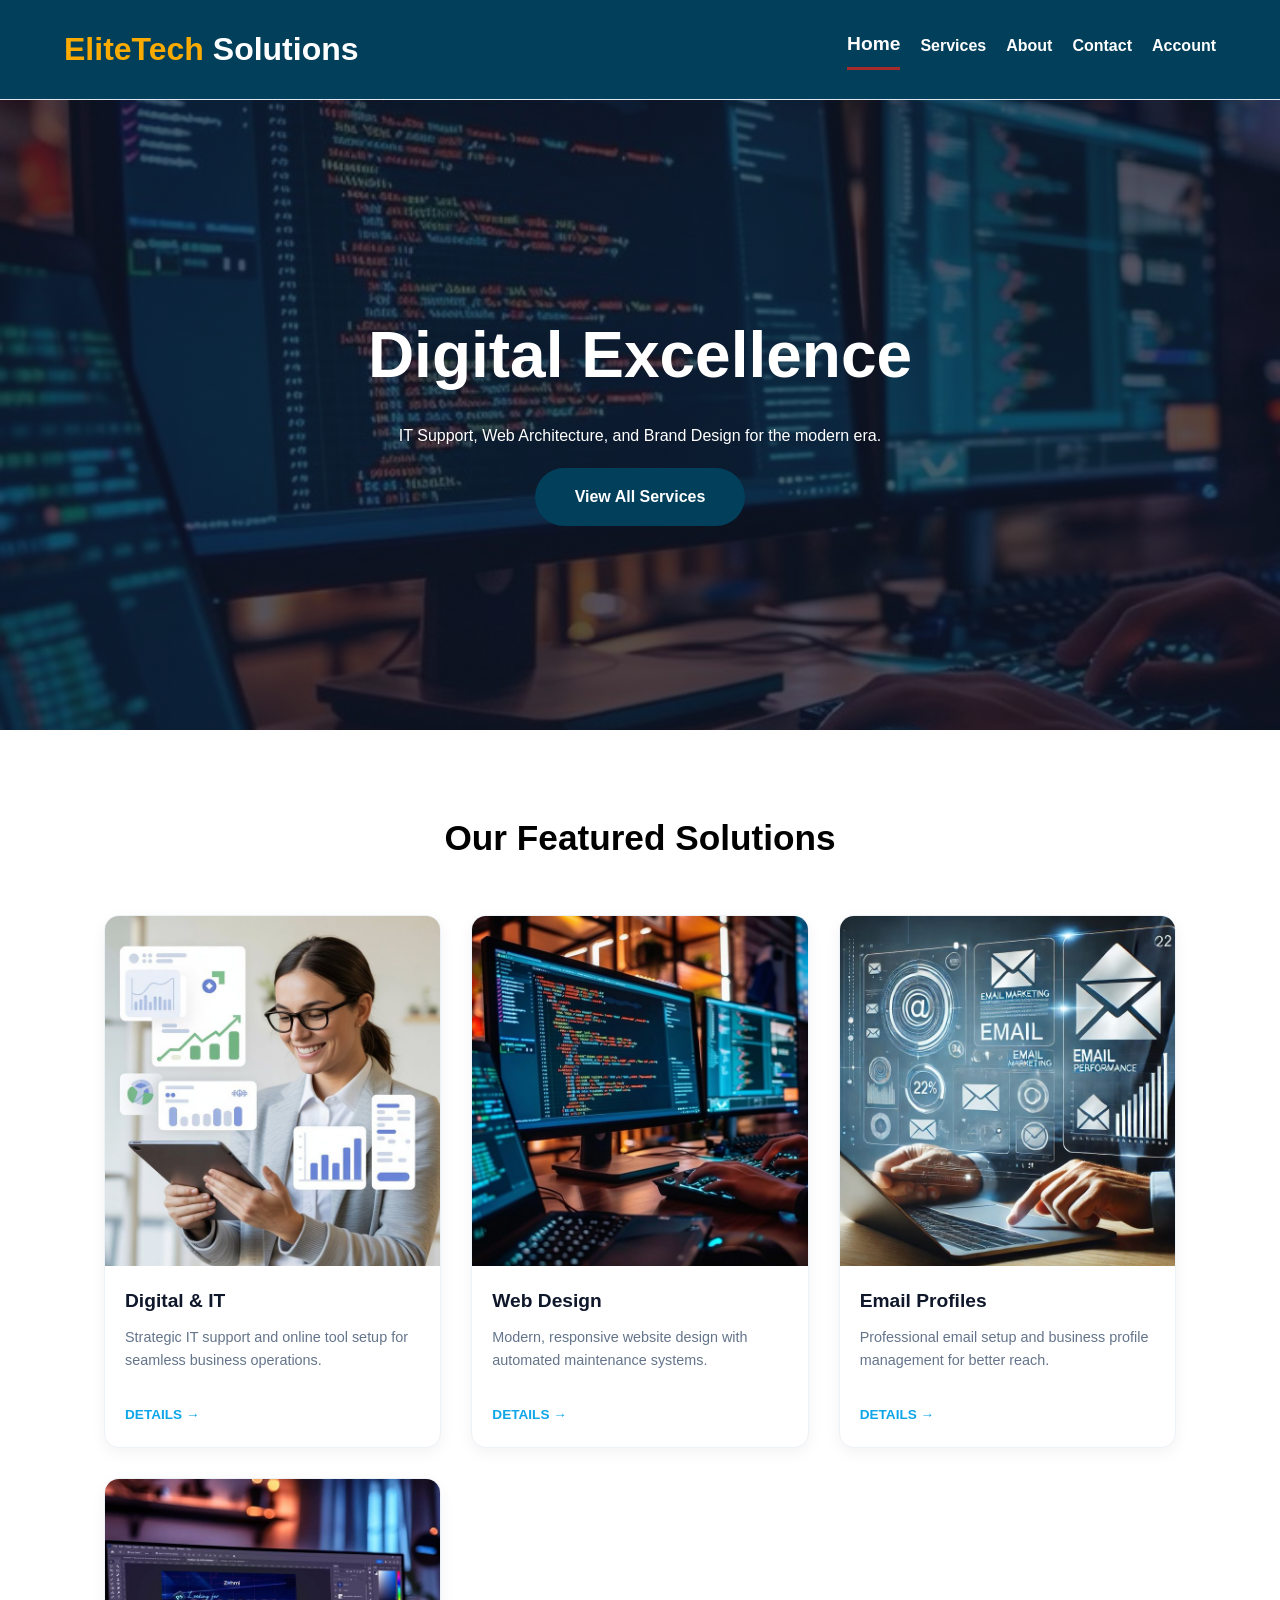
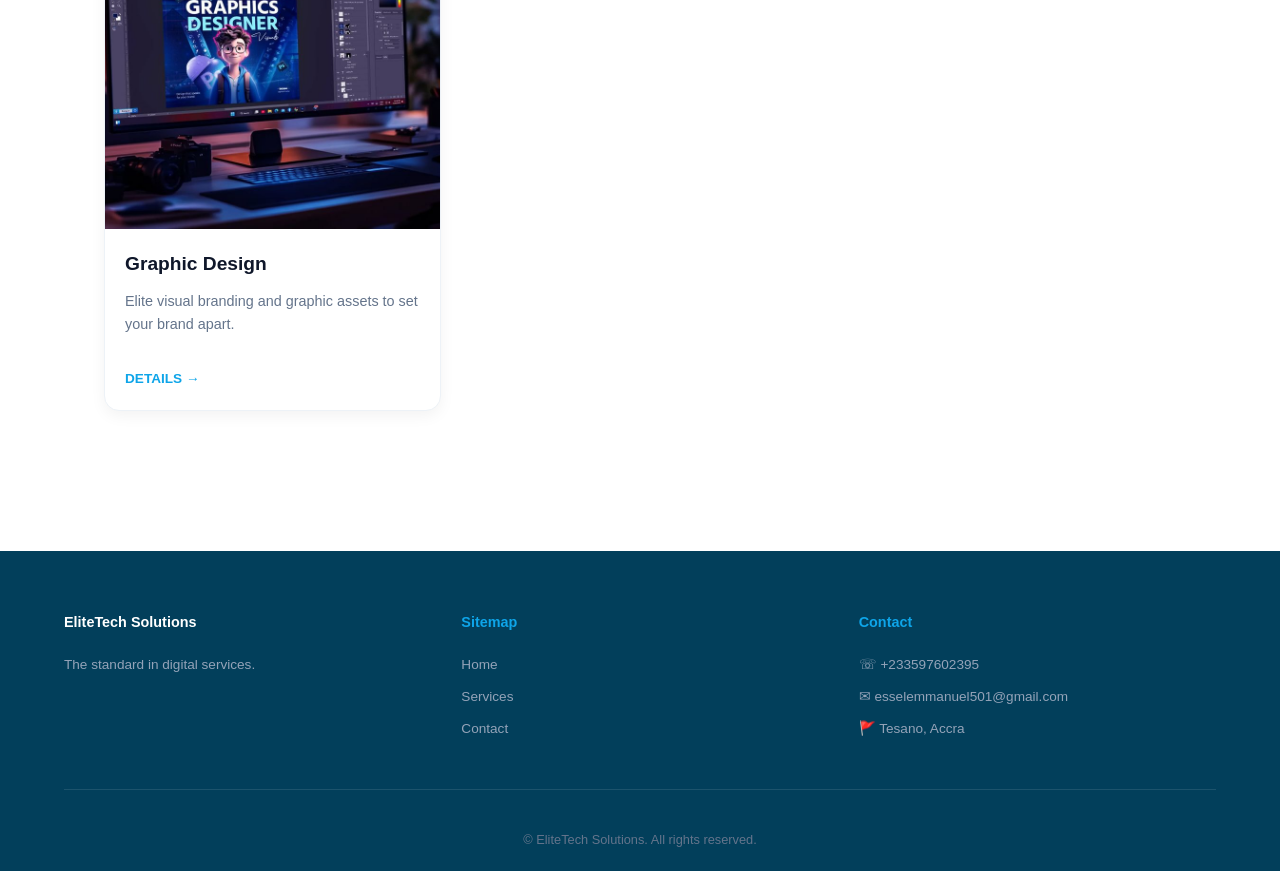
<file: index.html>
<!DOCTYPE html>
<html lang="en">
<head>
    <meta charset="UTF-8">
    <meta name="viewport" content="width=device-width, initial-scale=1.0">
    <title>Home | EliteTech Solutions</title>
    <link rel="stylesheet" href="style.css">
</head>
<body>

    <nav>
        <a class="logo" href="index.html">EliteTech <span style="color: white;">Solutions</span></a>
        
        <ul class="nav-links">
            <a class="nav-links active" href="index.html">Home</a>
            <a href="services.html">Services</a>
            <a href="about.html">About</a>
            <a href="contact.html">Contact</a>
            <a href="login.html">Account</a>
        </ul>
        <button class="hamburger" aria-label="Toggle menu" aria-expanded="false">
            <span></span>
            <span></span>
            <span></span>
        </button>
    </nav>

    <section class="header">
        <h1>Digital Excellence</h1>
        <p>IT Support, Web Architecture, and Brand Design for the modern era.</p>
        <a class="cta-btn" href="services.html">View All Services</a>
    </section>

    <section class="services-section">
        <h2 class="section-title">Our Featured Solutions</h2>
        
        <div class="product-grid">
            <!-- Card 1 -->
            <div class="product-card">
                <div class="product-image">
                    <img src="IMG/Digital & IT.jpg" alt="IT Services">
                </div>
                <div class="product-info">
                    <h3>Digital & IT</h3>
                    <p>Strategic IT support and online tool setup for seamless business operations.</p>
                    <a href="services.html" class="learn-more">Details &rarr;</a>
                </div>
            </div>

            <!-- Card 2 -->
            <div class="product-card">
                <div class="product-image">
                    <img src="IMG/Web Design.jpg" alt="Web Design">
                </div>
                <div class="product-info">
                    <h3>Web Design</h3>
                    <p>Modern, responsive website design with automated maintenance systems.</p>
                    <a href="services.html" class="learn-more">Details &rarr;</a>
                </div>
            </div>

            <!-- Card 3 -->
            <div class="product-card">
                <div class="product-image">
                    <img src="IMG/Email Profiles.jpg" alt="Profiles">
                </div>
                <div class="product-info">
                    <h3>Email Profiles</h3>
                    <p>Professional email setup and business profile management for better reach.</p>
                    <a href="services.html" class="learn-more">Details &rarr;</a>
                </div>
            </div>

            <!-- Card 4 -->
            <div class="product-card">
                <div class="product-image">
                    <img src="IMG/Graphics design.jpg" alt="Graphic Design">
                </div>
                <div class="product-info">
                    <h3>Graphic Design</h3>
                    <p>Elite visual branding and graphic assets to set your brand apart.</p>
                    <a href="services.html" class="learn-more">Details &rarr;</a>
                </div>
            </div>
        </div>
    </section>

    <footer>
        <div class="footer-grid">
            <div class="footer-col">
                <h4 style="color: white;">EliteTech Solutions</h4>
                <p>The standard in digital services.</p>
            </div>
            <div class="footer-col">
                <h4>Sitemap</h4>
                <a href="index.html">Home</a>
                <a href="services.html">Services</a>
                <a href="contact.html">Contact</a>
            </div>
            <div class="footer-col">
                <h4>Contact</h4>
                <p>&#9743; +233597602395</p>
                <p>&#9993; esselemmanuel501@gmail.com</p>
                <p>&#128681; Tesano, Accra</p>
            </div>
        </div>
        <div class="footer-bottom"> &copy; EliteTech Solutions. All rights reserved.</div>
    </footer>

    <script src="script.js"></script>
</body>
</html>
</file>
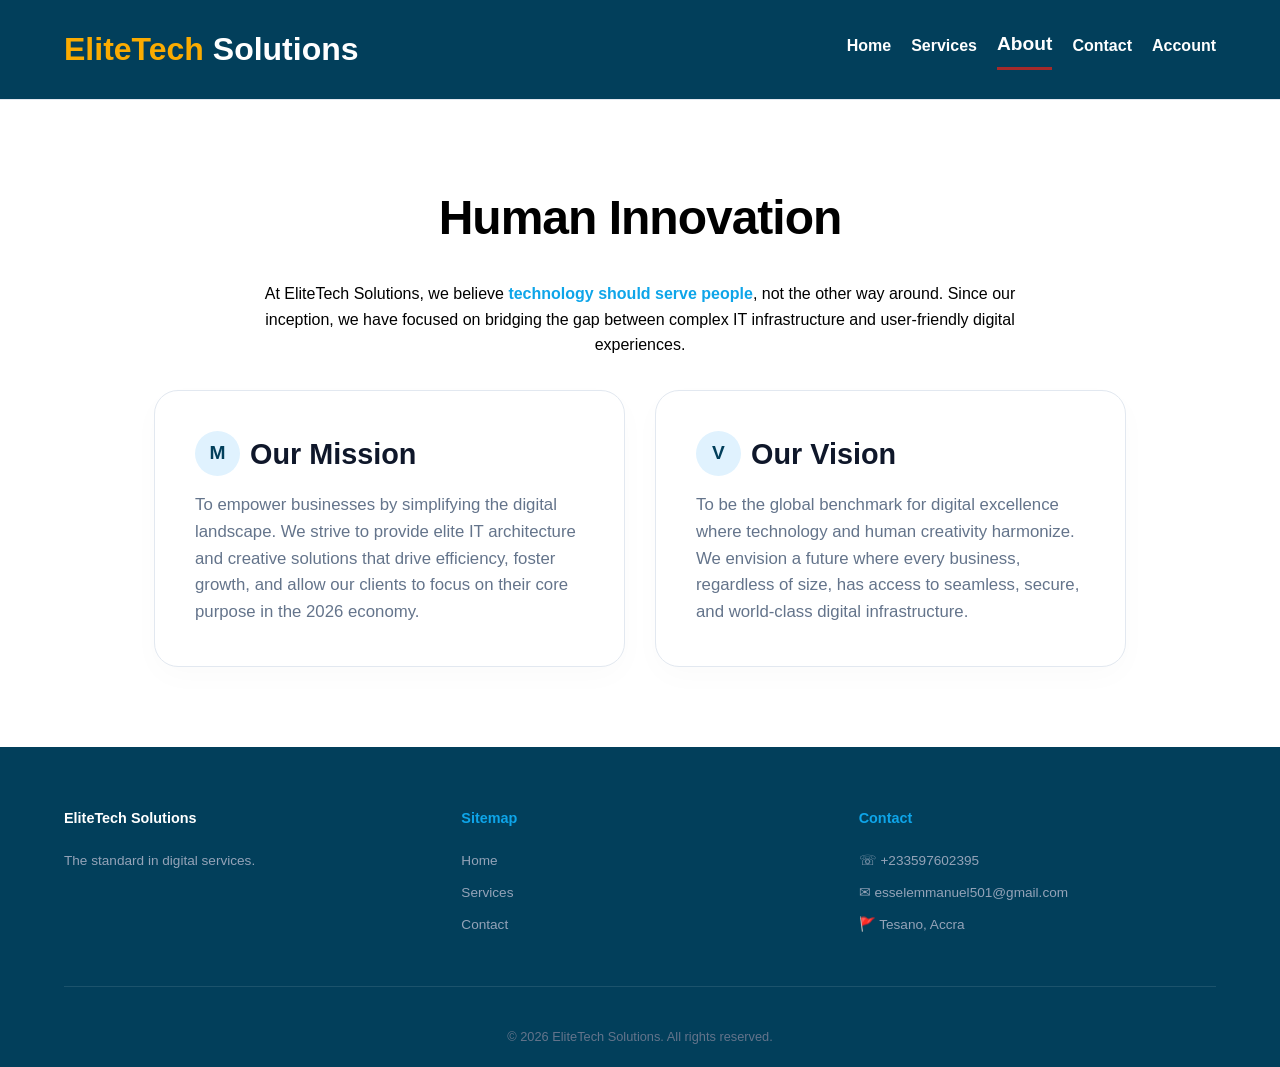
<file: about.html>
<!DOCTYPE html>
<html lang="en">
<head>
    <meta charset="UTF-8">
    <meta name="viewport" content="width=device-width, initial-scale=1.0">
    <title>About Us | Mission & Vision | EliteTech Solutions</title>
    <link rel="stylesheet" href="style.css">
 
</head>
<body>
    <nav>
        <a class="logo" href="index.html">EliteTech <span style="color: white;">Solutions</span></a>
        
        <ul class="nav-links">
            <a href="index.html">Home</a>
            <a href="services.html">Services</a>
            <a class="nav-links active" href="about.html">About</a>
            <a href="contact.html">Contact</a>
            <a href="login.html">Account</a>
        </ul>
        <button class="hamburger" aria-label="Toggle menu" aria-expanded="false">
            <span></span>
            <span></span>
            <span></span>
        </button>
    </nav>

    <div class="about-header">
        <h1>Human Innovation</h1>
        <p>At EliteTech Solutions, we believe <span class="highlight">technology should serve people</span>, not the other way around. Since our inception, we have focused on bridging the gap between complex IT infrastructure and user-friendly digital experiences.</p>
    </div>

    <section class="mv-container">
        <!-- Mission Card -->
        <div class="mv-card">
            <h2><div class="icon-circle">M</div> Our Mission</h2>
            <p>To empower businesses by simplifying the digital landscape. We strive to provide elite IT architecture and creative solutions that drive efficiency, foster growth, and allow our clients to focus on their core purpose in the 2026 economy.</p>
        </div>

        <!-- Vision Card -->
        <div class="mv-card">
            <h2><div class="icon-circle">V</div> Our Vision</h2>
            <p>To be the global benchmark for digital excellence where technology and human creativity harmonize. We envision a future where every business, regardless of size, has access to seamless, secure, and world-class digital infrastructure.</p>
        </div>
    </section>

    <footer>
        <div class="footer-grid">
            <div class="footer-col">
                <h4 style="color: white;">EliteTech Solutions</h4>
                <p>The standard in digital services.</p>
            </div>
            <div class="footer-col">
                <h4>Sitemap</h4>
                <a href="index.html">Home</a>
                <a href="services.html">Services</a>
                <a href="contact.html">Contact</a>
            </div>
            <div class="footer-col">
                <h4>Contact</h4>
                <p>&#9743; +233597602395</p>
                <p>&#9993; esselemmanuel501@gmail.com</p>
                <p>&#128681; Tesano, Accra</p>
            </div>
        </div>
        <div class="footer-bottom">
            &copy; 2026 EliteTech Solutions. All rights reserved.
        </div>
    </footer>
        <script src="script.js"></script>
</body>
</html>
</file>
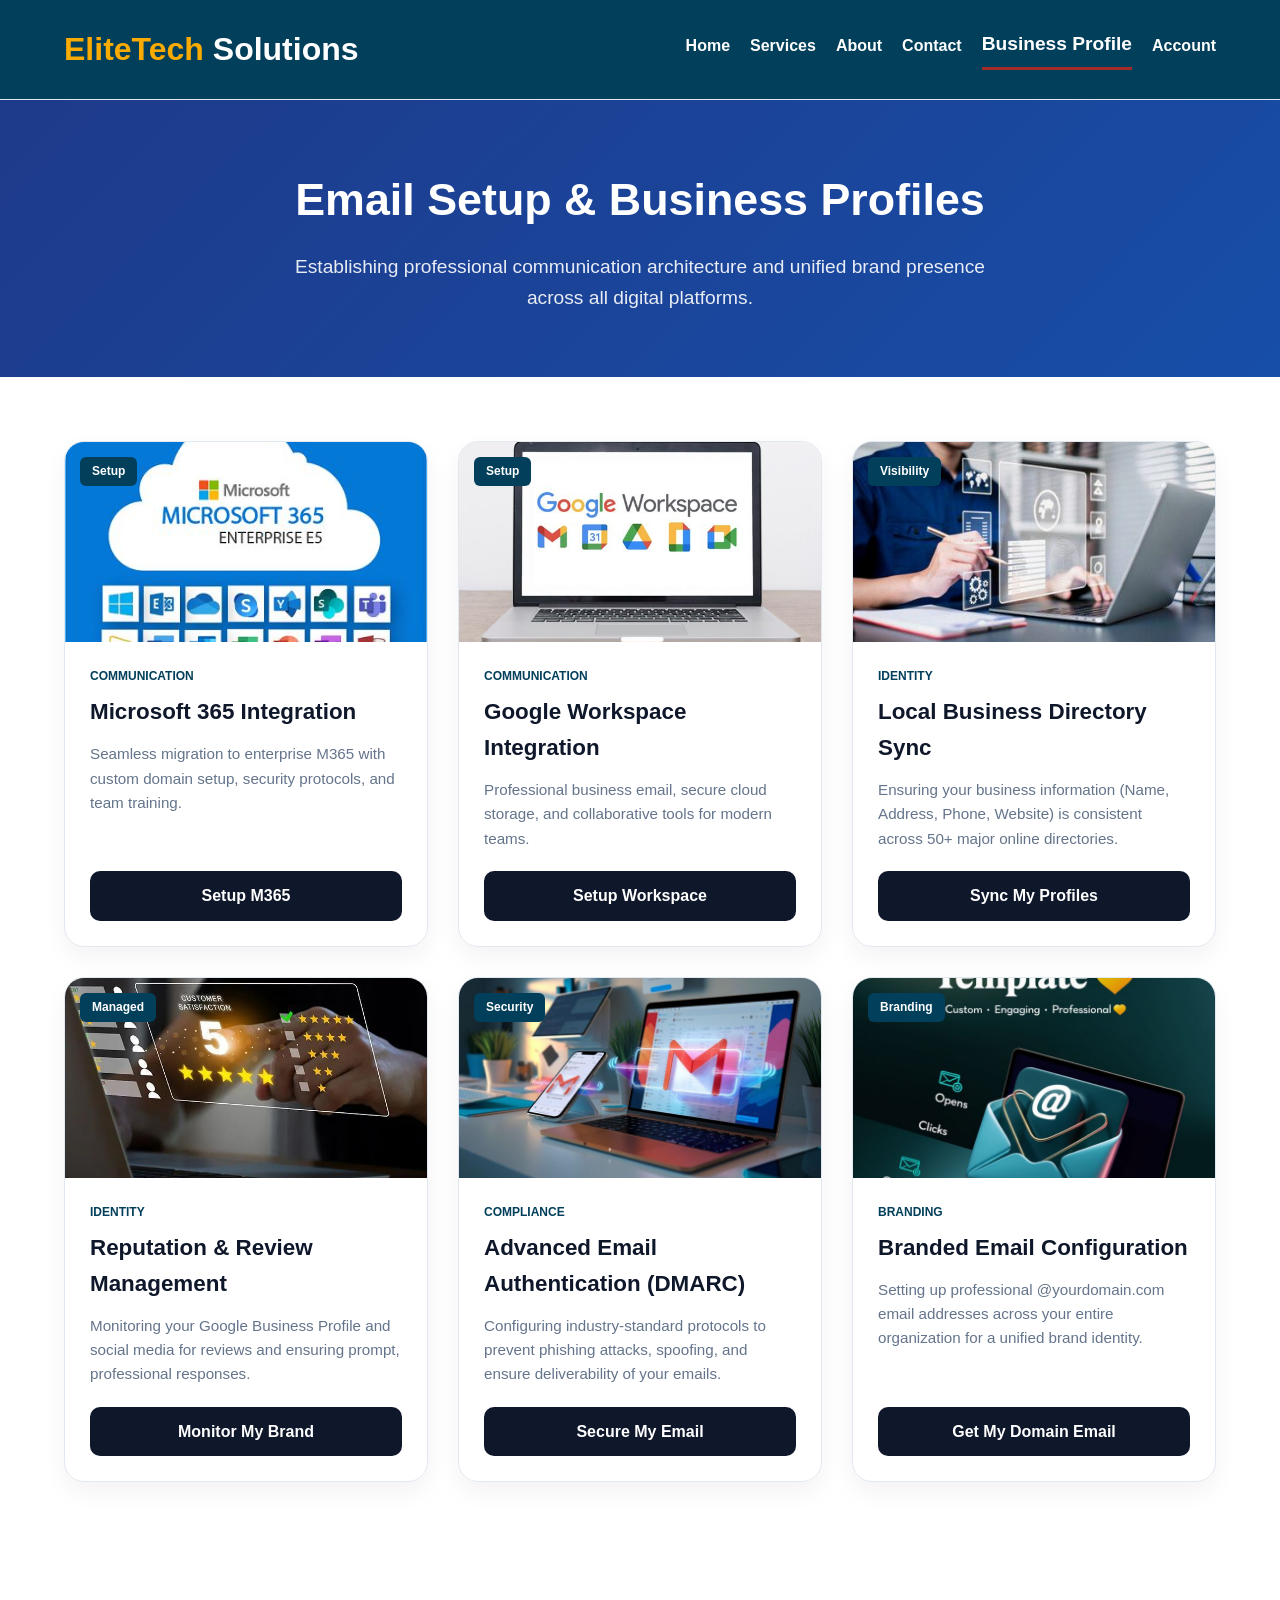
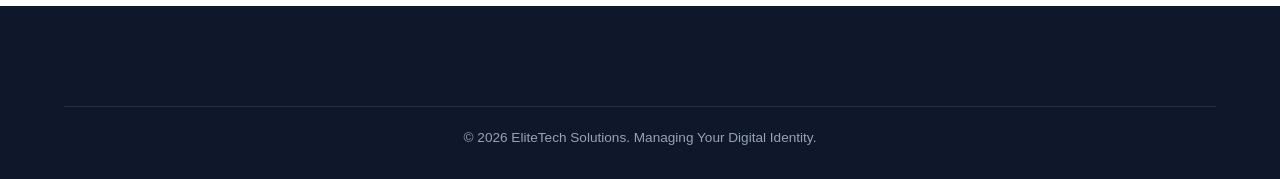
<file: Business Profiles.html>
<!DOCTYPE html>
<html lang="en">
<head>
    <meta charset="UTF-8">
    <meta name="viewport" content="width=device-width, initial-scale=1.0">
    <title>Email & Business Profiles | EliteTech Solutions</title>
    <link rel="stylesheet" href="style.css">
    <style>

        /* Header */
        .page-header { 
            text-align: center; 
            padding: 4rem 5%; 
            background: linear-gradient(135deg, #1e3a8a 0%, #174ea8 100%); 
            color: white; 
        }
        .page-header h1 { 
            font-size: 2.8rem; 
            margin-bottom: 1rem; 
        }
        .page-header p { 
            font-size: 1.2rem; 
            opacity: 0.9; 
            max-width: 700px; 
            margin: 0 auto; 
        }

        /* Product Grid */
        .container { 
            padding: 4rem 5%; 
            max-width: 1300px; 
            margin: 0 auto; 
        }
        .product-grid { 
            display: grid; 
            grid-template-columns: repeat(auto-fit, minmax(300px, 1fr)); gap: 30px; 
        }

        /* Service Product Card */
        .service-card { 
            background: var(--card-bg); 
            border-radius: 20px; 
            overflow: hidden; 
            box-shadow: 0 10px 25px rgba(0,0,0,0.05); 
            transition: all 0.3s ease; 
            display: flex; 
            flex-direction: column; 
            border: 1px solid #e2e8f0; 
        }
        .service-card:hover { 
            transform: translateY(-10px); 
            box-shadow: 0 20px 40px rgba(0,0,0,0.1); 
            border-color: var(--primary); 
        }

        .card-image { 
            width: 100%; 
            height: 200px; 
            overflow: hidden; 
            position: relative; 
        }
        .card-image img { 
            width: 100%; 
            height: 100%; 
            object-fit: cover; 
            transition: transform 0.5s ease; 
        }
        .service-card:hover .card-image img { 
            transform: scale(1.1); 
        }
        
        .type-badge { 
            position: absolute; 
            top: 15px; 
            left: 15px; 
            background: var(--primary); 
            color: white; 
            padding: 5px 12px; 
            border-radius: 6px; 
            font-size: 0.75rem; 
            font-weight: 600; 
        }

        .card-body { 
            padding: 25px; 
            display: flex; 
            flex-direction: 
            column; flex-grow: 1; }
        .card-category { 
            font-size: 0.75rem; 
            font-weight: 800; 
            color: var(--primary); 
            text-transform: uppercase; 
            margin-bottom: 8px; 
        }
        .card-body h3 { 
            font-size: 1.4rem; 
            margin-bottom: 12px; 
            color: var(--dark); 
        }
        .card-body p { 
            font-size: 0.95rem; 
            color: var(--text-muted); 
            margin-bottom: 20px; 
            flex-grow: 1; 
        }

        .btn-action { 
            background: var(--dark); 
            color: white; 
            text-align: center; 
            padding: 12px; 
            border-radius: 10px; 
            text-decoration: none; 
            font-weight: 600; 
            transition: 0.3s; 
        }
        .btn-action:hover { 
            background: var(--primary); 
        }

        /* Footer */
        footer { 
            background: var(--dark); 
            color: white; 
            padding: 60px 5% 30px; 
            margin-top: 60px; 
            text-align: center; 
        }
        .footer-bottom { 
            margin-top: 40px; 
            padding-top: 20px; 
            border-top: 1px solid rgba(255,255,255,0.1); 
            font-size: 0.85rem; 
            color: #94a3b8; 
        }
    </style>
</head>
<body>

    <nav>
        <a class="logo" href="index.html">EliteTech <span style="color: white;">Solutions</span></a>
        
        <ul class="nav-links">
            <a href="index.html">Home</a>
            <a href="services.html">Services</a>
            <a href="about.html">About</a>
            <a href="contact.html">Contact</a>
            <a class="nav-links active" href="Business Profiles.html">Business Profile</a>
            <a href="login.html">Account</a>
        </ul>
        <button class="hamburger" aria-label="Toggle menu" aria-expanded="false">
            <span></span>
            <span></span>
            <span></span>
        </button>
    </nav>

    <header class="page-header">
        <h1>Email Setup & Business Profiles</h1>
        <p>Establishing professional communication architecture and unified brand presence across all digital platforms.</p>
    </header>

    <div class="container">
        <div class="product-grid">
            
            <!-- Service 1: M365 Setup -->
            <div class="service-card">
                <div class="card-image">
                    <span class="type-badge">Setup</span>
                    <img src="IMG/Microsoft 365 Integration.jpg" alt="Email Setup M365">
                </div>
                <div class="card-body">
                    <span class="card-category">Communication</span>
                    <h3>Microsoft 365 Integration</h3>
                    <p>Seamless migration to enterprise M365 with custom domain setup, security protocols, and team training.</p>
                    <a href="contact.html" class="btn-action">Setup M365</a>
                </div>
            </div>

            <!-- Service 2: Google Workspace -->
            <div class="service-card">
                <div class="card-image">
                    <span class="type-badge">Setup</span>
                    <img src="IMG/Google Workspace Integration.jpg" alt="Email Setup Google">
                </div>
                <div class="card-body">
                    <span class="card-category">Communication</span>
                    <h3>Google Workspace Integration</h3>
                    <p>Professional business email, secure cloud storage, and collaborative tools for modern teams.</p>
                    <a href="contact.html" class="btn-action">Setup Workspace</a>
                </div>
            </div>

            <!-- Service 3: Local Directory Sync -->
            <div class="service-card">
                <div class="card-image">
                    <span class="type-badge">Visibility</span>
                    <img src="IMG/Local Business Directory Sync.jpg" alt="Local SEO">
                </div>
                <div class="card-body">
                    <span class="card-category">Identity</span>
                    <h3>Local Business Directory Sync</h3>
                    <p>Ensuring your business information (Name, Address, Phone, Website) is consistent across 50+ major online directories.</p>
                    <a href="contact.html" class="btn-action">Sync My Profiles</a>
                </div>
            </div>

            <!-- Service 4: Reputation Monitoring -->
            <div class="service-card">
                <div class="card-image">
                    <span class="type-badge">Managed</span>
                    <img src="IMG/Reputation & Review Management.jpg" alt="Reputation">
                </div>
                <div class="card-body">
                    <span class="card-category">Identity</span>
                    <h3>Reputation & Review Management</h3>
                    <p>Monitoring your Google Business Profile and social media for reviews and ensuring prompt, professional responses.</p>
                    <a href="contact.html" class="btn-action">Monitor My Brand</a>
                </div>
            </div>

            <!-- Service 5: DMARC/SPF Configuration -->
            <div class="service-card">
                <div class="card-image">
                    <span class="type-badge">Security</span>
                    <img src="IMG/Advanced Email Authentication (DMARC).jpg" alt="Email Security">
                </div>
                <div class="card-body">
                    <span class="card-category">Compliance</span>
                    <h3>Advanced Email Authentication (DMARC)</h3>
                    <p>Configuring industry-standard protocols to prevent phishing attacks, spoofing, and ensure deliverability of your emails.</p>
                    <a href="contact.html" class="btn-action">Secure My Email</a>
                </div>
            </div>

            <!-- Service 6: Vanity Email Address -->
            <div class="service-card">
                <div class="card-image">
                    <span class="type-badge">Branding</span>
                    <img src="IMG/Branded Email Configuration.jpg" alt="Branded Email">
                </div>
                <div class="card-body">
                    <span class="card-category">Branding</span>
                    <h3>Branded Email Configuration</h3>
                    <p>Setting up professional @yourdomain.com email addresses across your entire organization for a unified brand identity.</p>
                    <a href="contact.html" class="btn-action">Get My Domain Email</a>
                </div>
            </div>

        </div>
    </div>

    <footer>
        <div class="footer-bottom">
            &copy; 2026 EliteTech Solutions. Managing Your Digital Identity.
        </div>
    </footer>

    <script src="script.js"></script>
</body>
</html>
</file>
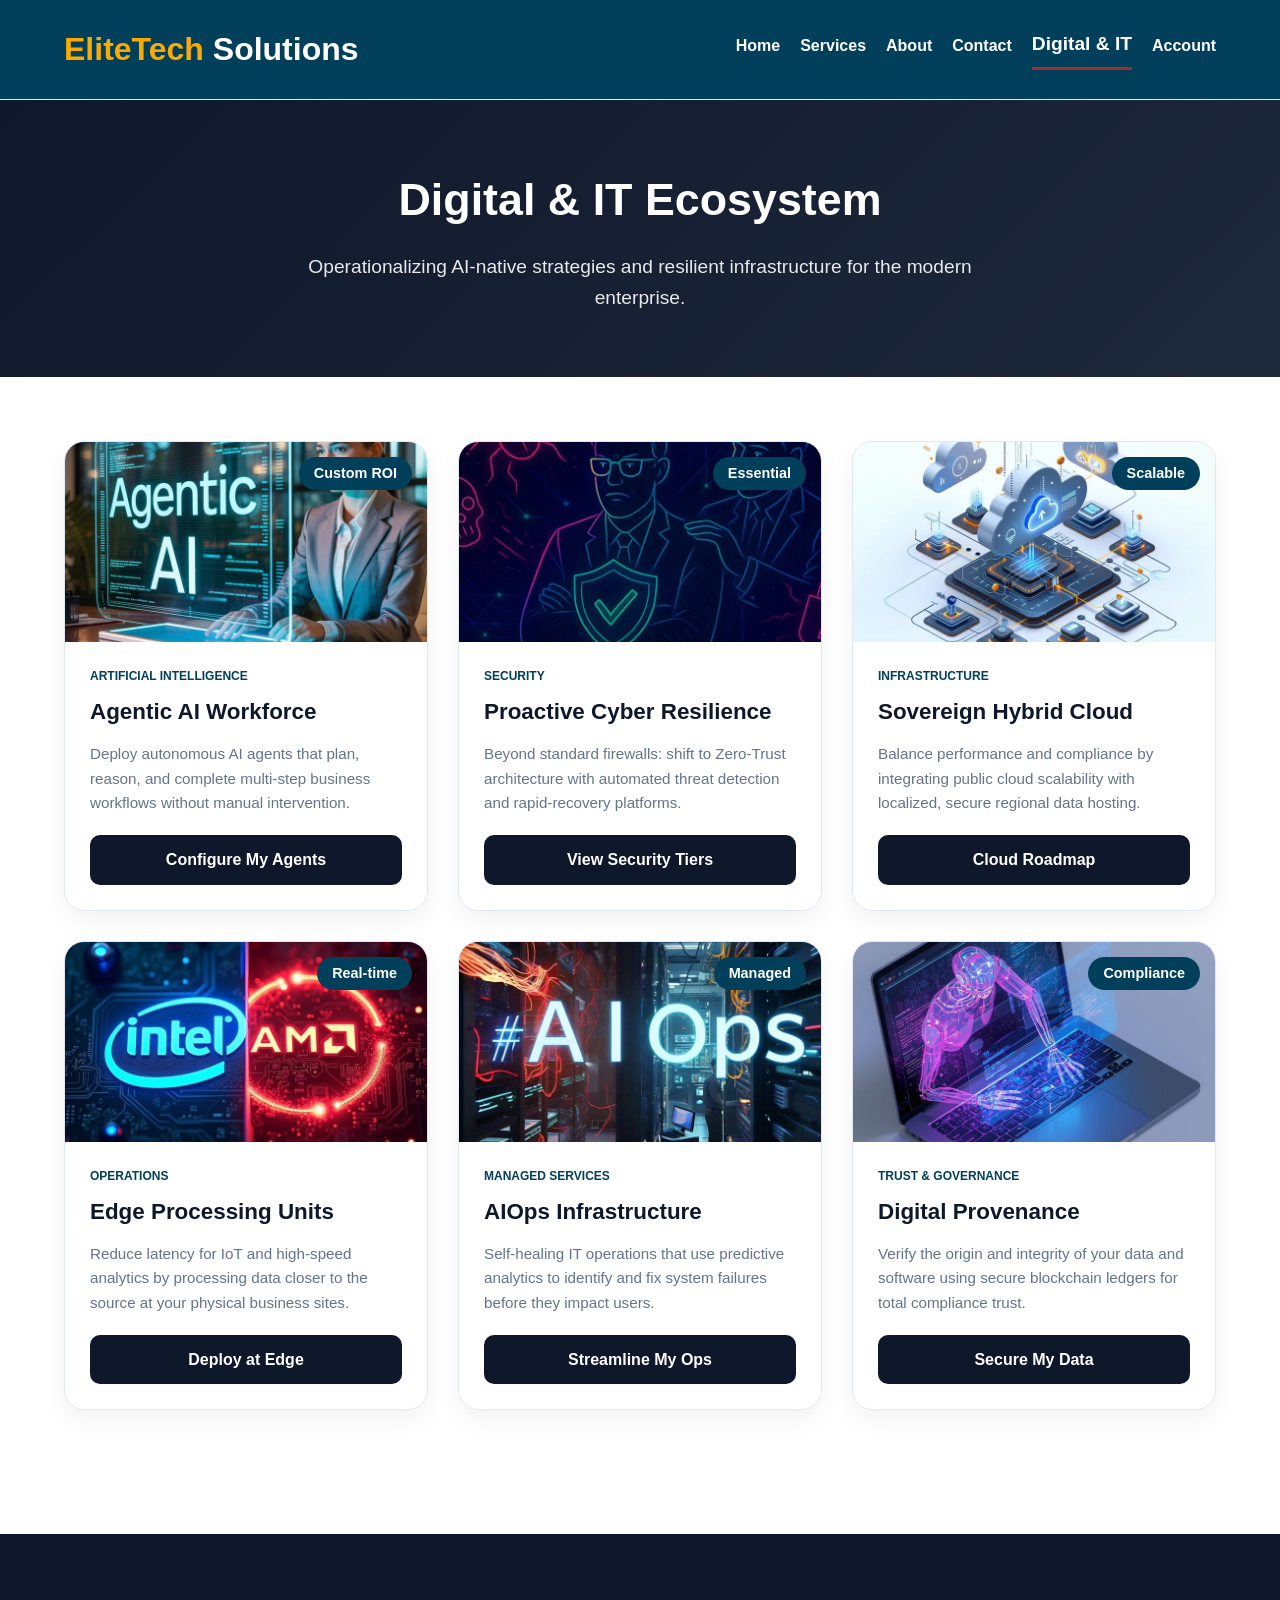
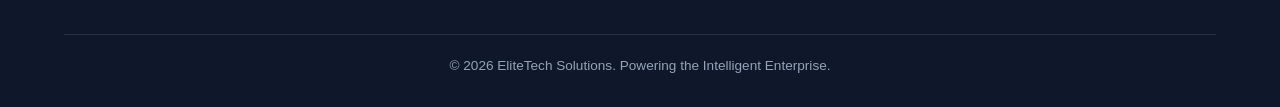
<file: digital and IT.html>
<!DOCTYPE html>
<html lang="en">
<head>
    <meta charset="UTF-8">
    <meta name="viewport" content="width=device-width, initial-scale=1.0">
    <title>Digital & IT Services | EliteTech Solutions</title>
    <link rel="stylesheet" href="style.css">
    <style>
        /* Header */
        .page-header { 
            text-align: center; 
            padding: 4rem 5%; 
            background: linear-gradient(135deg, #0f172a 0%, #1e293b 100%); 
            color: white; 
        }
        .page-header h1 { 
            font-size: 2.8rem; 
            margin-bottom: 1rem; 
        }
        .page-header p { 
            font-size: 1.2rem; 
            opacity: 0.9; 
            max-width: 700px; 
            margin: 0 auto; 
        }

        /* Product Grid */
        .container { 
            padding: 4rem 5%; 
            max-width: 1300px; 
            margin: 0 auto; 
        }
        .product-grid { 
            display: grid; 
            grid-template-columns: repeat(auto-fit, minmax(300px, 1fr)); gap: 30px; 
        }

        /* Service Product Card */
        .service-card {
            background: var(--card-bg);
            border-radius: 20px;
            overflow: hidden;
            box-shadow: 0 10px 25px rgba(0,0,0,0.05);
            transition: all 0.3s ease;
            display: flex;
            flex-direction: column;
            border: 1px solid #e2e8f0;
        }
        .service-card:hover { 
            transform: translateY(-10px); 
            box-shadow: 0 20px 40px rgba(0,0,0,0.1); 
            border-color: var(--primary); 
        }

        .card-image { 
            width: 100%; 
            height: 200px; 
            overflow: hidden; 
            position: relative; 
        }
        .card-image img { 
            width: 100%; 
            height: 100%; 
            object-fit: cover; 
            transition: transform 0.5s ease; 
        }
        .service-card:hover .card-image img { 
            transform: scale(1.1); 
        }
        
        .price-badge { 
            position: absolute; 
            top: 15px; 
            right: 15px; 
            background: var(--primary); 
            color: white; 
            padding: 5px 15px; 
            border-radius: 50px; 
            font-weight: 700; 
            font-size: 0.9rem; 
            z-index: 2; 
        }

        .card-body { 
            padding: 25px; 
            display: flex; 
            flex-direction: column; 
            flex-grow: 1; 
        }
        .card-category { 
            font-size: 0.75rem; 
            font-weight: 800; 
            color: var(--primary); 
            text-transform: uppercase; 
            margin-bottom: 8px; 
        }
        .card-body h3 { 
            font-size: 1.4rem; 
            margin-bottom: 12px; 
            color: var(--dark); 
        }
        .card-body p { 
            font-size: 0.95rem; 
            color: var(--text-muted); 
            margin-bottom: 20px; 
            flex-grow: 1; 
        }

        .btn-action { 
            background: var(--dark); 
            color: white; 
            text-align: center; 
            padding: 12px; 
            border-radius: 10px; 
            text-decoration: none; 
            font-weight: 600; 
            transition: 0.3s; 
        }
        .btn-action:hover { 
            background: var(--primary); 
        }

        /* Footer */
        footer { 
            background: var(--dark); 
            color: white; 
            padding: 60px 5% 30px; 
            margin-top: 60px; 
            text-align: center; 
        }
        .footer-bottom { 
            margin-top: 40px; 
            padding-top: 20px; 
            border-top: 1px solid rgba(255,255,255,0.1); 
            font-size: 0.85rem; 
            color: #94a3b8; 
        }
    </style>
</head>
<body>

    <nav>
        <a class="logo" href="index.html">EliteTech <span style="color: white;">Solutions</span></a>
        
        <ul class="nav-links">
            <a href="index.html">Home</a>
            <a href="services.html">Services</a>
            <a href="about.html">About</a>
            <a href="contact.html">Contact</a>
            <a class="nav-links active" href="digital and IT.html">Digital & IT</a>
            <a href="login.html">Account</a>
        </ul>
        <button class="hamburger" aria-label="Toggle menu" aria-expanded="false">
            <span></span>
            <span></span>
            <span></span>
        </button>
    </nav>

    <header class="page-header">
        <h1>Digital & IT Ecosystem</h1>
        <p>Operationalizing AI-native strategies and resilient infrastructure for the modern enterprise.</p>
    </header>

    <div class="container">
        <div class="product-grid">
            
            <!-- Service 1: Agentic AI -->
            <div class="service-card">
                <div class="card-image">
                    <span class="price-badge">Custom ROI</span>
                    <img src="IMG/Agentic AI Workforce.jpg" alt="AI Agents">
                </div>
                <div class="card-body">
                    <span class="card-category">Artificial Intelligence</span>
                    <h3>Agentic AI Workforce</h3>
                    <p>Deploy autonomous AI agents that plan, reason, and complete multi-step business workflows without manual intervention.</p>
                    <a href="contact.html" class="btn-action">Configure My Agents</a>
                </div>
            </div>

            <!-- Service 2: Cyber Resilience -->
            <div class="service-card">
                <div class="card-image">
                    <span class="price-badge">Essential</span>
                    <img src="IMG/Proactive Cyber Resilience.jpg" alt="Cybersecurity">
                </div>
                <div class="card-body">
                    <span class="card-category">Security</span>
                    <h3>Proactive Cyber Resilience</h3>
                    <p>Beyond standard firewalls: shift to Zero-Trust architecture with automated threat detection and rapid-recovery platforms.</p>
                    <a href="contact.html" class="btn-action">View Security Tiers</a>
                </div>
            </div>

            <!-- Service 3: Hybrid Cloud -->
            <div class="service-card">
                <div class="card-image">
                    <span class="price-badge">Scalable</span>
                    <img src="IMG/Sovereign Hybrid Cloud.jpg" alt="Cloud IT">
                </div>
                <div class="card-body">
                    <span class="card-category">Infrastructure</span>
                    <h3>Sovereign Hybrid Cloud</h3>
                    <p>Balance performance and compliance by integrating public cloud scalability with localized, secure regional data hosting.</p>
                    <a href="contact.html" class="btn-action">Cloud Roadmap</a>
                </div>
            </div>

            <!-- Service 4: Edge Computing -->
            <div class="service-card">
                <div class="card-image">
                    <span class="price-badge">Real-time</span>
                    <img src="IMG/Edge Processing Units.jpg" alt="Edge Computing">
                </div>
                <div class="card-body">
                    <span class="card-category">Operations</span>
                    <h3>Edge Processing Units</h3>
                    <p>Reduce latency for IoT and high-speed analytics by processing data closer to the source at your physical business sites.</p>
                    <a href="contact.html" class="btn-action">Deploy at Edge</a>
                </div>
            </div>

            <!-- Service 5: AIOps 2.0 -->
            <div class="service-card">
                <div class="card-image">
                    <span class="price-badge">Managed</span>
                    <img src="IMG/AIOps Infrastructure.jpg" alt="AIOps">
                </div>
                <div class="card-body">
                    <span class="card-category">Managed Services</span>
                    <h3>AIOps Infrastructure</h3>
                    <p>Self-healing IT operations that use predictive analytics to identify and fix system failures before they impact users.</p>
                    <a href="contact.html" class="btn-action">Streamline My Ops</a>
                </div>
            </div>

            <!-- Service 6: Digital Provenance -->
            <div class="service-card">
                <div class="card-image">
                    <span class="price-badge">Compliance</span>
                    <img src="IMG/Digital Provenance.jpg" alt="Blockchain">
                </div>
                <div class="card-body">
                    <span class="card-category">Trust & Governance</span>
                    <h3>Digital Provenance</h3>
                    <p>Verify the origin and integrity of your data and software using secure blockchain ledgers for total compliance trust.</p>
                    <a href="contact.html" class="btn-action">Secure My Data</a>
                </div>
            </div>

        </div>
    </div>

    <footer>
        <div class="footer-bottom">
            &copy; 2026 EliteTech Solutions. Powering the Intelligent Enterprise.
        </div>
    </footer>
    <script src="script.js"></script>
</body>
</html>
</file>
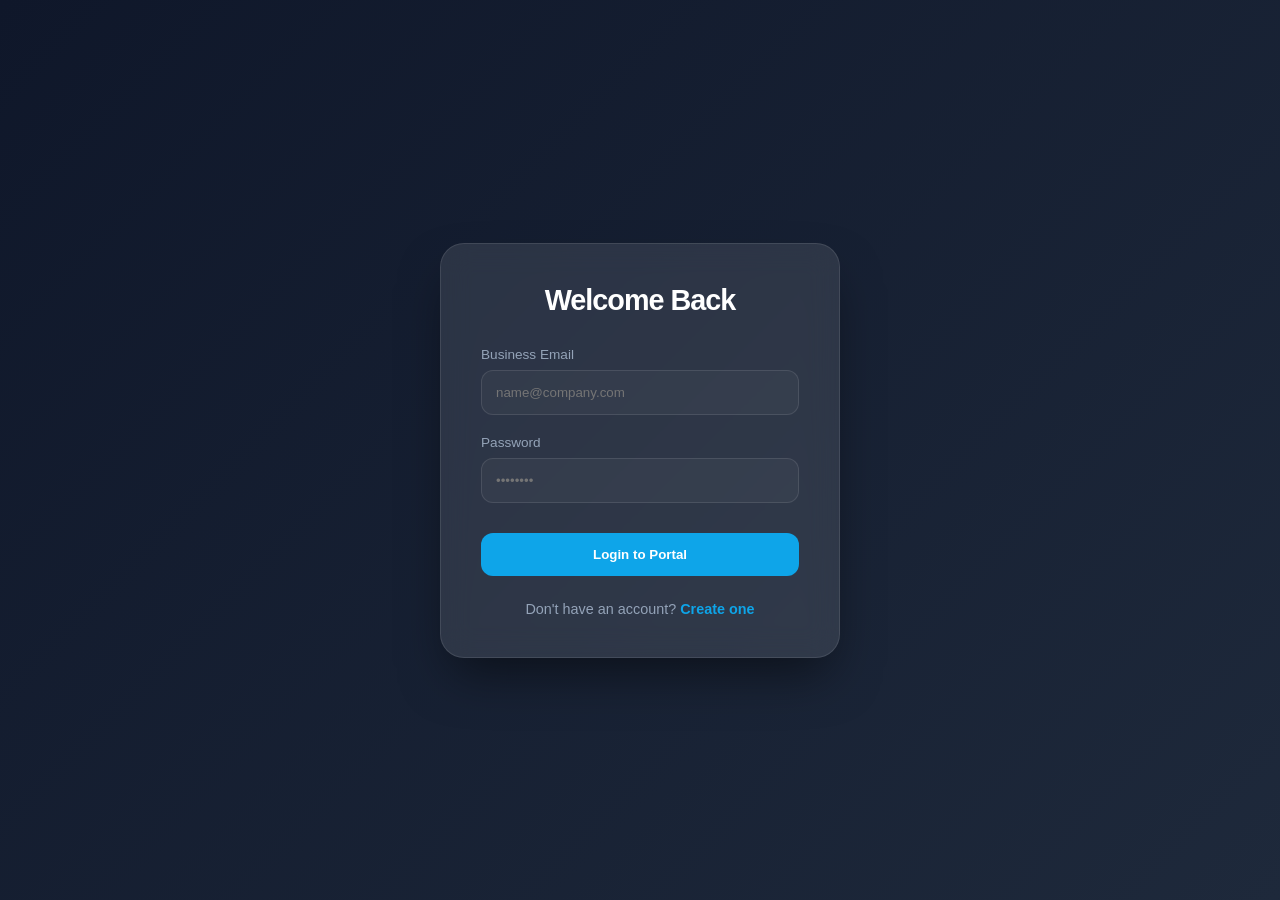
<file: login.html>
<!DOCTYPE html>
<html lang="en">
<head>
    <meta charset="UTF-8">
    <meta name="viewport" content="width=device-width, initial-scale=1.0">
    <title>Login | Anoya Multimedia</title>
    <style>
        :root {
            --primary: #0ea5e9;
            --dark: #0f172a;
            --glass: rgba(255, 255, 255, 0.1);
        }

        a {
            text-decoration: none;
        }

        * { box-sizing: border-box; margin: 0; padding: 0; }
        
        body {
            font-family: 'Inter', sans-serif;
            background: linear-gradient(135deg, #0f172a 0%, #1e293b 100%);
            height: 100vh;
            display: flex;
            justify-content: center;
            align-items: center;
            color: white;
        }

        .auth-container {
            background: var(--glass);
            backdrop-filter: blur(15px);
            padding: 40px;
            border-radius: 24px;
            border: 1px solid rgba(255, 255, 255, 0.1);
            width: 100%;
            max-width: 400px;
            text-align: center;
            box-shadow: 0 25px 50px -12px rgba(0, 0, 0, 0.5);
        }

        .auth-container h2 { 
            margin-bottom: 30px; 
            font-size: 1.8rem; 
            font-weight: 800; 
            letter-spacing: -1px; 
        }

        .input-group { 
            text-align: left; 
            margin-bottom: 20px; 
        }
        .input-group label { 
            display: block; 
            font-size: 0.85rem; 
            color: #94a3b8; 
            margin-bottom: 8px; 
        }
        
        input {
            width: 100%;
            padding: 14px;
            background: rgba(194, 191, 191, 0.05);
            border: 1px solid rgba(255, 255, 255, 0.1);
            border-radius: 12px;
            color: white;
            outline: none;
            transition: 0.3s;
        }

        input:focus { 
            border-color: var(--primary); 
            background: rgba(255, 255, 255, 0.1); 
        }

        .btn-auth {
            width: 100%;
            padding: 14px;
            background: var(--primary);
            color: white;
            border: none;
            border-radius: 12px;
            font-weight: 700;
            cursor: pointer;
            margin-top: 10px;
            transition: 0.3s;
        }

        .btn-auth:hover { 
            transform: translateY(-2px); 
            box-shadow: 0 10px 20px rgba(14, 165, 233, 0.4); 
        }

        .auth-footer { 
            margin-top: 25px; 
            font-size: 0.9rem; 
            color: #94a3b8; 
        }
        .auth-footer a { 
            color: var(--primary); 
            text-decoration: none; 
            font-weight: 600; 
        }
    </style>
</head>
<body>
    <div class="auth-container">
        <h2>Welcome Back</h2>
        <form action="index.html" method="GET">
            <div class="input-group">
                <label>Business Email</label>
                <input type="email" placeholder="name@company.com" required>
            </div>
            <div class="input-group">
                <label>Password</label>
                <input type="password" placeholder="••••••••" required>
            </div>
            <button type="submit" class="btn-auth">Login to Portal</button>
        </form>
        <div class="auth-footer">
            Don't have an account? <a href="signup.html">Create one</a>
        </div>
    </div>
</body>
</html>
</file>
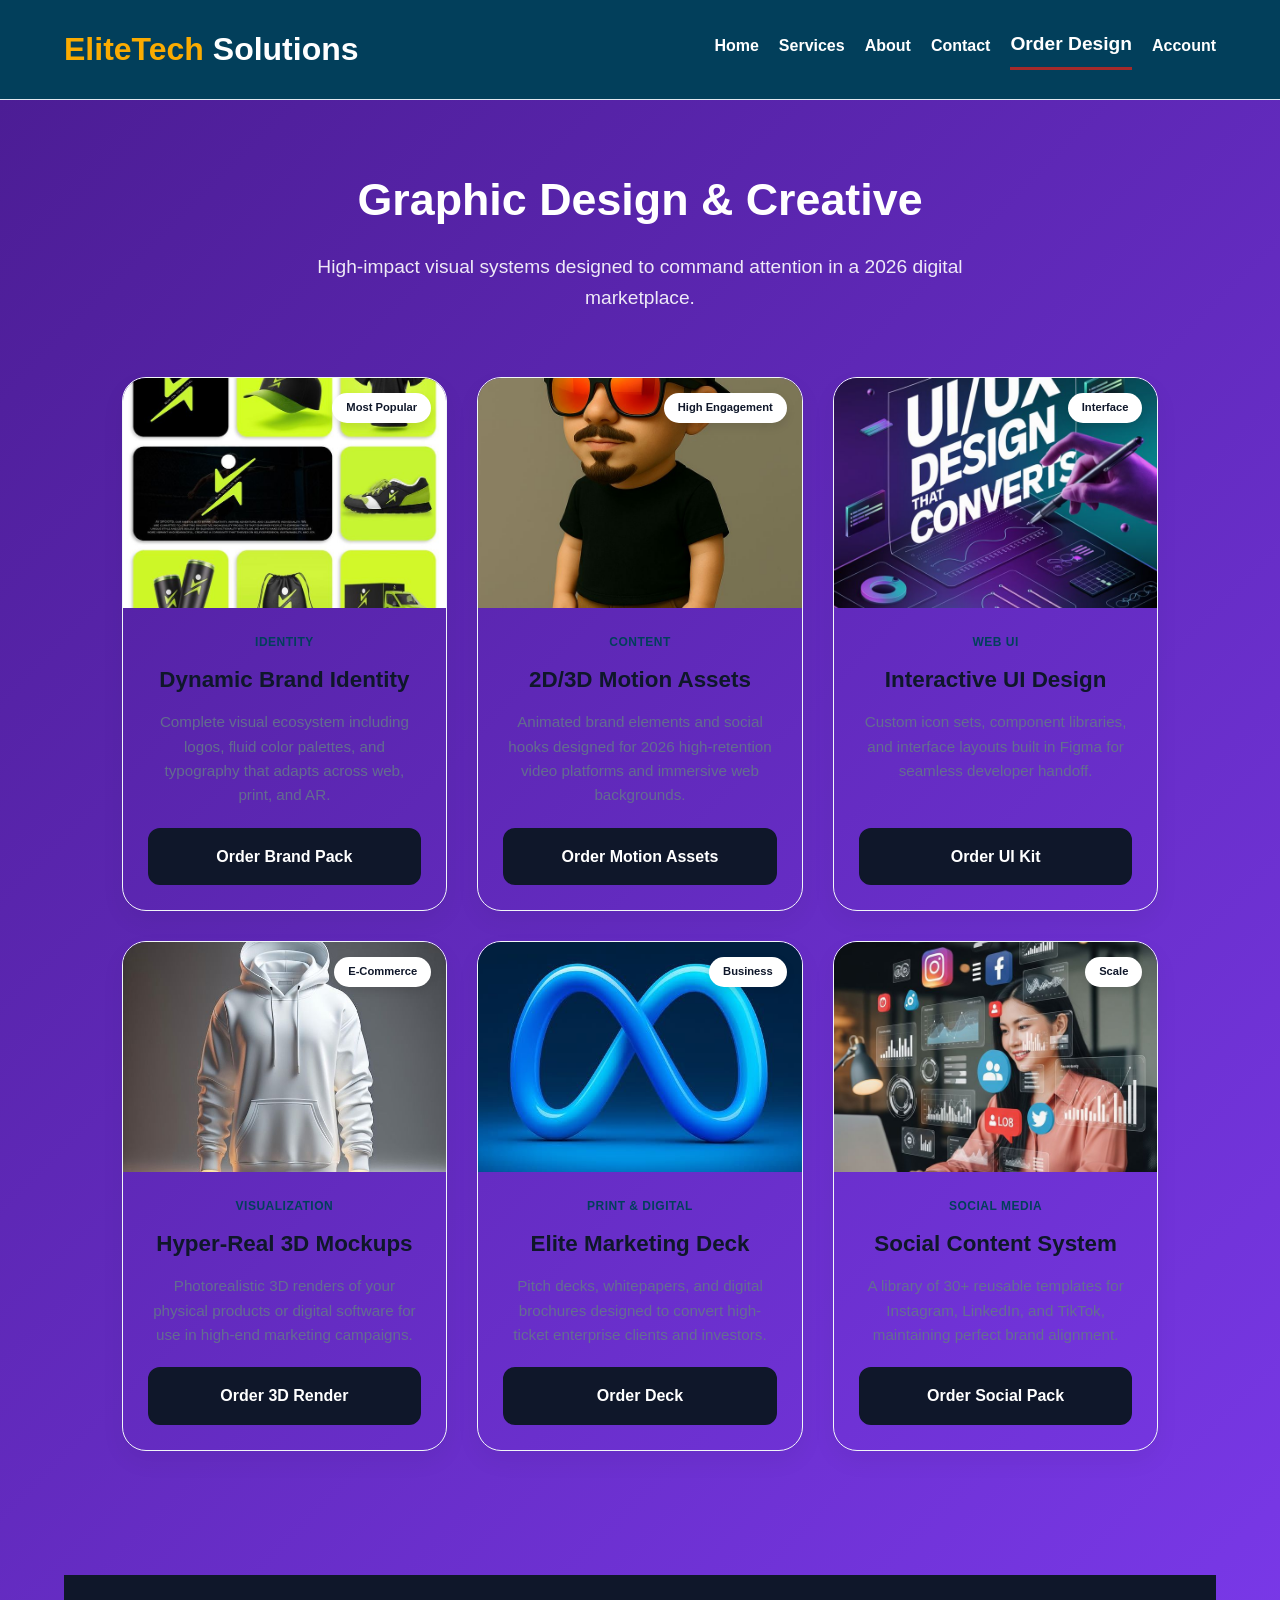
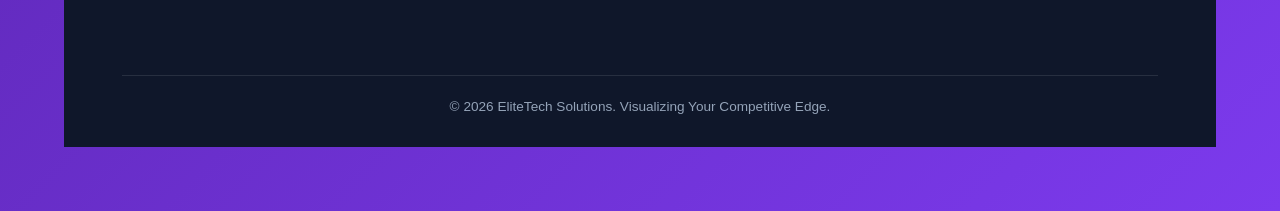
<file: order design.html>
<!DOCTYPE html>
<html lang="en">
<head>
    <meta charset="UTF-8">
    <meta name="viewport" content="width=device-width, initial-scale=1.0">
    <title>Graphic Design & Branding | EliteTech Solutions</title>
    <link rel="stylesheet" href="style.css">
    <style>
        
        /* Header */
        .page-header { 
            text-align: center; 
            padding: 4rem 5%; 
            background: linear-gradient(135deg, #4c1d95 0%, #7c3aed 100%); 
            color: white; 
        }
        .page-header h1 { 
            font-size: 2.8rem; 
            margin-bottom: 1rem; 
        }
        .page-header p { 
            font-size: 1.2rem; 
            opacity: 0.9; 
            max-width: 700px; 
            margin: 0 auto; 
        }

        /* Product Grid */
        .container { 
            padding: 4rem 5%; 
            max-width: 1300px; 
            margin: 0 auto; 
        }
        .product-grid { 
            display: grid; 
            grid-template-columns: repeat(auto-fit, minmax(300px, 1fr)); 
            gap: 30px; 
        }

        /* Design Product Card */
        .service-card {
            background: var(--card-bg);
            border-radius: 24px;
            overflow: hidden;
            box-shadow: 0 10px 25px rgba(0,0,0,0.05);
            transition: all 0.4s ease;
            display: flex; flex-direction: column;
            border: 1px solid #f1f5f9;
        }
        .service-card:hover { 
            transform: translateY(-12px); 
            box-shadow: 0 30px 50px rgba(124, 58, 237, 0.15); 
            border-color: var(--primary); 
        }

        .card-image { 
            width: 100%; 
            height: 230px; 
            overflow: hidden; 
            position: relative; }
        .card-image img { 
            width: 100%; 
            height: 100%; 
            object-fit: cover; 
            transition: transform 0.6s ease; 
        }
        .service-card:hover .card-image img { 
            transform: scale(1.1) rotate(1deg); 
        }
        
        .type-badge { 
            position: absolute; 
            top: 15px; 
            right: 15px; 
            background: white; 
            color: var(--dark); 
            padding: 6px 14px; 
            border-radius: 50px; 
            font-size: 0.7rem; 
            font-weight: 700; 
            box-shadow: 0 4px 10px rgba(0,0,0,0.1); 
        }

        .card-body { 
            
            padding: 25px; 
            display: flex; 
            flex-direction: column; 
            flex-grow: 1; 
        }
        .card-category { 
            font-size: 0.75rem; 
            font-weight: 800; 
            color: var(--primary); 
            text-transform: uppercase; 
            margin-bottom: 10px; 
            letter-spacing: 0.5px; 
        }
        .card-body h3 { 
            font-size: 1.4rem; 
            margin-bottom: 12px; 
            color: var(--dark); 
            font-weight: 700; 
        }
        .card-body p { 
            font-size: 0.95rem; 
            color: var(--text-muted); 
            margin-bottom: 20px; 
            flex-grow: 1; 
        }

        .btn-order { 
            background: var(--dark); 
            color: white; 
            text-align: center; 
            padding: 14px; 
            border-radius: 12px; 
            text-decoration: none; 
            font-weight: 700; 
            transition: 0.3s; 
            border: 2px solid var(--dark); 
        }
        .btn-order:hover { 
            background: transparent; 
            color: var(--dark); 
        }

        /* Footer */
        footer { 
            background: var(--dark); 
            color: gold; 
            padding: 60px 5% 30px; 
            margin-top: 60px; 
            text-align: center; 
        }
        .footer-bottom { 
            margin-top: 40px; 
            padding-top: 20px; 
            border-top: 1px solid rgba(255,255,255,0.1); 
            font-size: 0.85rem; 
            color: #94a3b8; 
        }
    </style>
</head>
<body>

    <nav>
        <a class="logo" href="index.html">EliteTech <span style="color: white;">Solutions</span></a>
        
        <ul class="nav-links">
            <a href="index.html">Home</a>
            <a href="services.html">Services</a>
            <a href="about.html">About</a>
            <a href="contact.html">Contact</a>
            <a class="nav-links active" href="order design.html">Order Design</a>
            <a href="login.html">Account</a>
        </ul>
        <button class="hamburger" aria-label="Toggle menu" aria-expanded="false">
            <span></span>
            <span></span>
            <span></span>
        </button>
    </nav>

    <header class="page-header">
        <h1>Graphic Design & Creative</h1>
        <p>High-impact visual systems designed to command attention in a 2026 digital marketplace.</p>

    <script src="script.js"></script>

    <div class="container">
        <div class="product-grid">
            
            <!-- Service 1: Dynamic Branding -->
            <div class="service-card">
                <div class="card-image">
                    <span class="type-badge">Most Popular</span>
                    <img src="IMG/Dynamic Brand Identity.jpg" alt="Dynamic Brand Identity">
                    
                </div>
                <div class="card-body">
                    <span class="card-category">Identity</span>
                    <h3>Dynamic Brand Identity</h3>
                    <p>Complete visual ecosystem including logos, fluid color palettes, and typography that adapts across web, print, and AR.</p>
                    <a href="contact.html" class="btn-order">Order Brand Pack</a>
                </div>
            </div>

            <!-- Service 2: Motion Graphics -->
            <div class="service-card">
                <div class="card-image">
                    <span class="type-badge">High Engagement</span>
                    <img src="IMG/2D3D Motion Assets.jpg" alt="Motion Graphics">
                </div>
                <div class="card-body">
                    <span class="card-category">Content</span>
                    <h3>2D/3D Motion Assets</h3>
                    <p>Animated brand elements and social hooks designed for 2026 high-retention video platforms and immersive web backgrounds.</p>
                    <a href="contact.html" class="btn-order">Order Motion Assets</a>
                </div>
            </div>

            <!-- Service 3: UX/UI Assets -->
            <div class="service-card">
                <div class="card-image">
                    <span class="type-badge">Interface</span>
                    <img src="IMG/Interactive UI Design.jpg" alt="UI Design">
                </div>
                <div class="card-body">
                    <span class="card-category">Web UI</span>
                    <h3>Interactive UI Design</h3>
                    <p>Custom icon sets, component libraries, and interface layouts built in Figma for seamless developer handoff.</p>
                    <a href="contact.html" class="btn-order">Order UI Kit</a>
                </div>
            </div>

            <!-- Service 4: 3D Product Mockups -->
            <div class="service-card">
                <div class="card-image">
                    <span class="type-badge">E-Commerce</span>
                    <img src="IMG/Hyper-Real 3D Mockups.jpg" alt="3D Mockups">
                </div>
                <div class="card-body">
                    <span class="card-category">Visualization</span>
                    <h3>Hyper-Real 3D Mockups</h3>
                    <p>Photorealistic 3D renders of your physical products or digital software for use in high-end marketing campaigns.</p>
                    <a href="contact.html" class="btn-order">Order 3D Render</a>
                </div>
            </div>

            <!-- Service 5: Marketing Collateral -->
            <div class="service-card">
                <div class="card-image">
                    <span class="type-badge">Business</span>
                    <img src="IMG/Elite Marketing Deck.jpg" alt="Print Design">
                </div>
                <div class="card-body">
                    <span class="card-category">Print & Digital</span>
                    <h3>Elite Marketing Deck</h3>
                    <p>Pitch decks, whitepapers, and digital brochures designed to convert high-ticket enterprise clients and investors.</p>
                    <a href="contact.html" class="btn-order">Order Deck</a>
                </div>
            </div>

            <!-- Service 6: Social System -->
            <div class="service-card">
                <div class="card-image">
                    <span class="type-badge">Scale</span>
                    <img src="IMG/Social Content System.jpg" alt="Social Media Design">
                </div>
                <div class="card-body">
                    <span class="card-category">Social Media</span>
                    <h3>Social Content System</h3>
                    <p>A library of 30+ reusable templates for Instagram, LinkedIn, and TikTok, maintaining perfect brand alignment.</p>
                    <a href="contact.html" class="btn-order">Order Social Pack</a>
                </div>
            </div>

        </div>
    </div>

    <footer>
        <div class="footer-bottom">
            &copy; 2026 EliteTech Solutions. Visualizing Your Competitive Edge.
        </div>
    </footer>

</body>
</html>
</file>
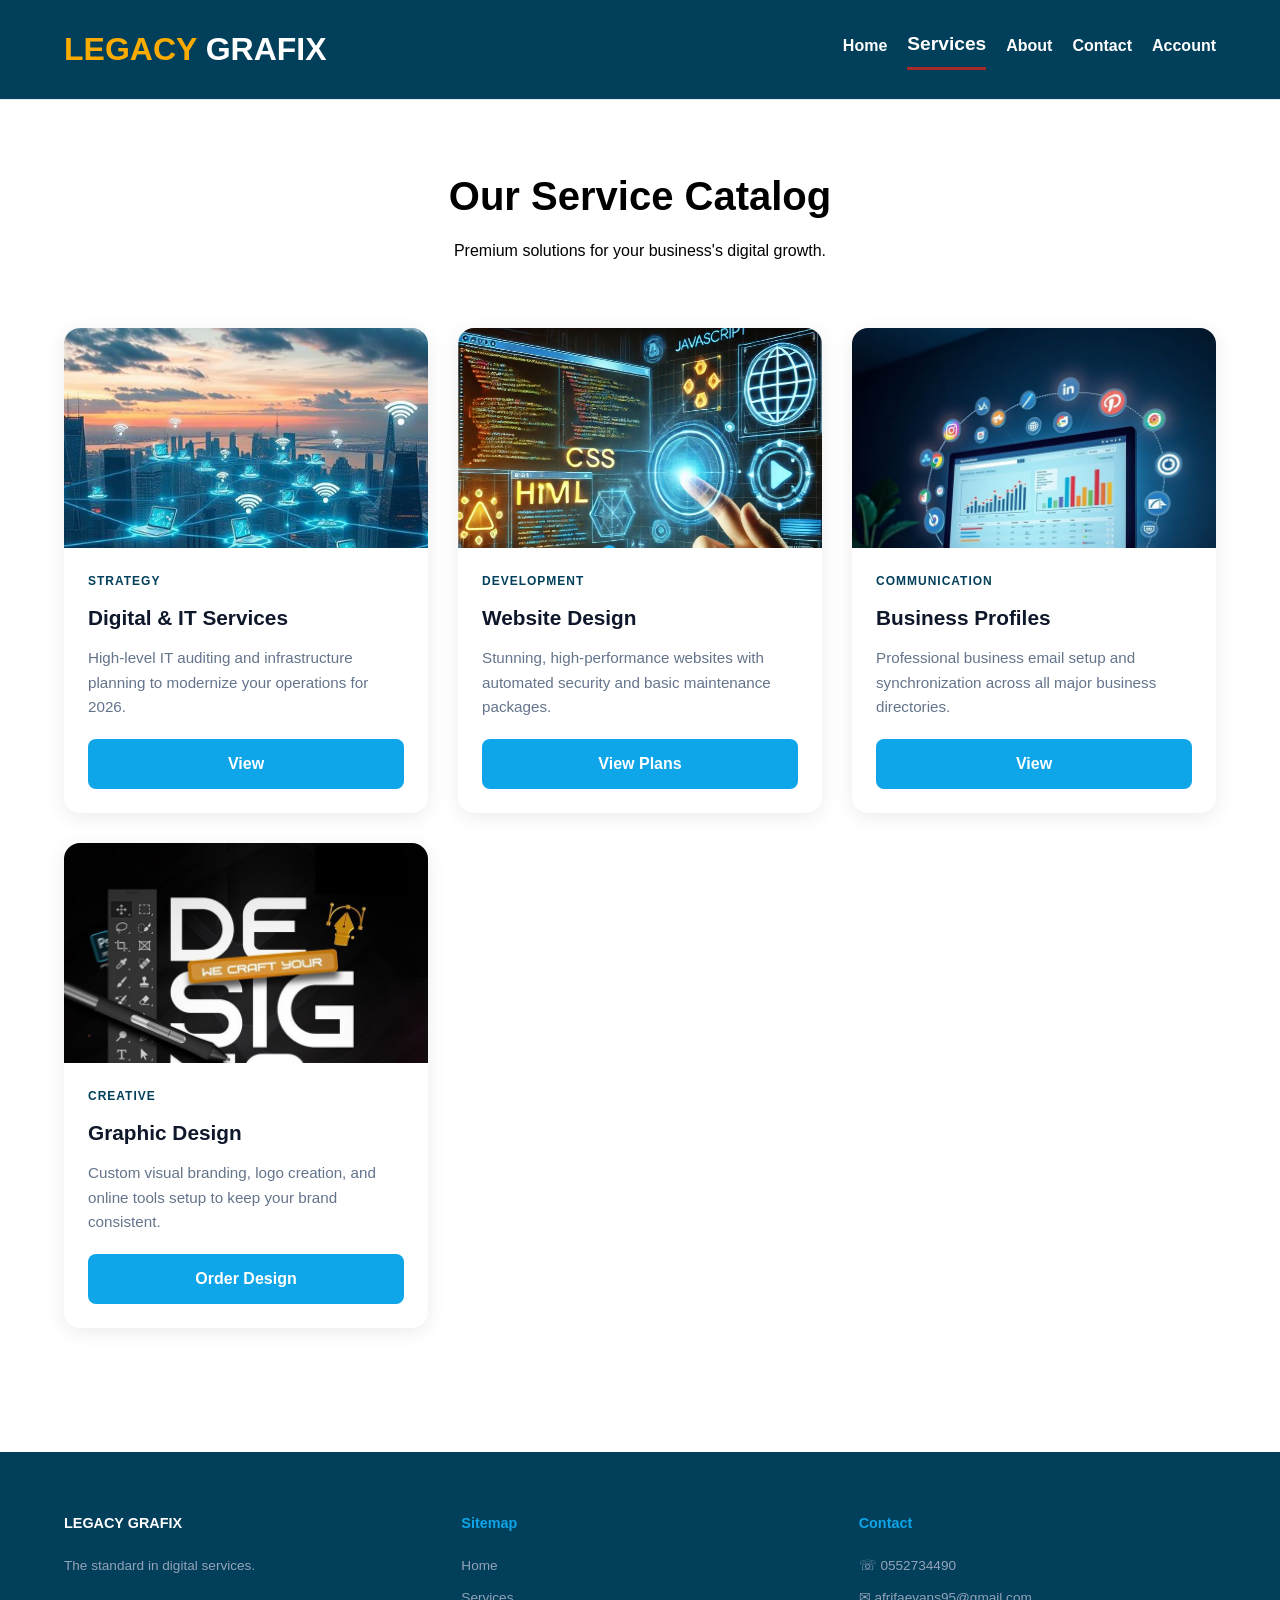
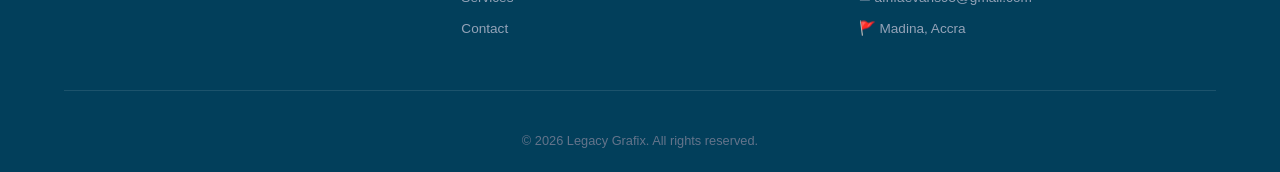
<file: services.html>
<!DOCTYPE html>
<html lang="en">
<head>
    <meta charset="UTF-8">
    <meta name="viewport" content="width=device-width, initial-scale=1.0">
    <title>Our Services | Legacy Grafix</title>
    <link rel="stylesheet" href="style.css">

    <style>
        


    </style>
</head>
<body>

    <nav>
        <a class="logo" href="index.html">LEGACY <span style="color: white;">GRAFIX</span></a>
        
        <ul class="nav-links">
            <a href="index.html">Home</a>
            <a class="nav-links active" href="services.html">Services</a>
            <a href="about.html">About</a>
            <a href="contact.html">Contact</a>
            <a href="login.html">Account</a>
        </ul>
        <button class="hamburger" aria-label="Toggle menu" aria-expanded="false">
            <span></span>
            <span></span>
            <span></span>
        </button>
    </nav>

    <div class="container">
        <div class="header-box">
            <h1>Our Service Catalog</h1>
            <p>Premium solutions for your business's digital growth.</p>
        </div>

        <div class="product-grid">
            <!-- Product 1: Digital & IT -->
            <div class="service-card">
                <div class="image-frame">
                    <img src="IMG/Digital & IT Services 1.jpg" alt="Digital IT">
                </div>
                <div class="content-frame">
                    <span class="category-tag">Strategy</span>
                    <h3>Digital & IT Services</h3>
                    <p>High-level IT auditing and infrastructure planning to modernize your operations for 2026.</p>
                    <a href="digital and IT.html" class="btn-order">View</a>
                </div>
            </div>

            <!-- Product 2: Web Design -->
            <div class="service-card">
                <div class="image-frame">
                    <img src="IMG/Website Design 1.jpg" alt="Web Design">
                </div>
                <div class="content-frame">
                    <span class="category-tag">Development</span>
                    <h3>Website Design</h3>
                    <p>Stunning, high-performance websites with automated security and basic maintenance packages.</p>
                    <a href="Website Design.html" class="btn-order">View Plans</a>
                </div>
            </div>

            <!-- Product 3: Email Setup -->
            <div class="service-card">
                <div class="image-frame">
                    <img src="IMG/Business Profiles.jpg" alt="Email Setup">
                </div>
                <div class="content-frame">
                    <span class="category-tag">Communication</span>
                    <h3>Business Profiles</h3>
                    <p>Professional business email setup and synchronization across all major business directories.</p>
                    <a href="Business Profiles.html" class="btn-order">View</a>
                </div>
            </div>

            <!-- Product 4: Graphic Design -->
            <div class="service-card">
                <div class="image-frame">
                    <img src="IMG/Graphic Design 1.jpg" alt="Graphic Design">
                </div>
                <div class="content-frame">
                    <span class="category-tag">Creative</span>
                    <h3>Graphic Design</h3>
                    <p>Custom visual branding, logo creation, and online tools setup to keep your brand consistent.</p>
                    <a href="order design.html" class="btn-order">Order Design</a>
                </div>
            </div>
        </div>
    </div>

    <footer>
        <div class="footer-grid">
            <div class="footer-col">
                <h4 style="color: white;">LEGACY GRAFIX</h4>
                <p>The standard in digital services.</p>
            </div>
            <div class="footer-col">
                <h4>Sitemap</h4>
                <a href="index.html">Home</a>
                <a href="services.html">Services</a>
                <a href="contact.html">Contact</a>
            </div>
            <div class="footer-col">
                <h4>Contact</h4>
                <p>&#9743; 0552734490</p>
                <p>&#9993; afrifaevans95@gmail.com</p>
                <p>&#128681; Madina, Accra</p>
            </div>
        </div>
        <div class="footer-bottom">
            &copy; 2026 Legacy Grafix. All rights reserved.
        </div>
    </footer>

</footer>

    <script src="script.js"></script>
</body>
</html>
</file>
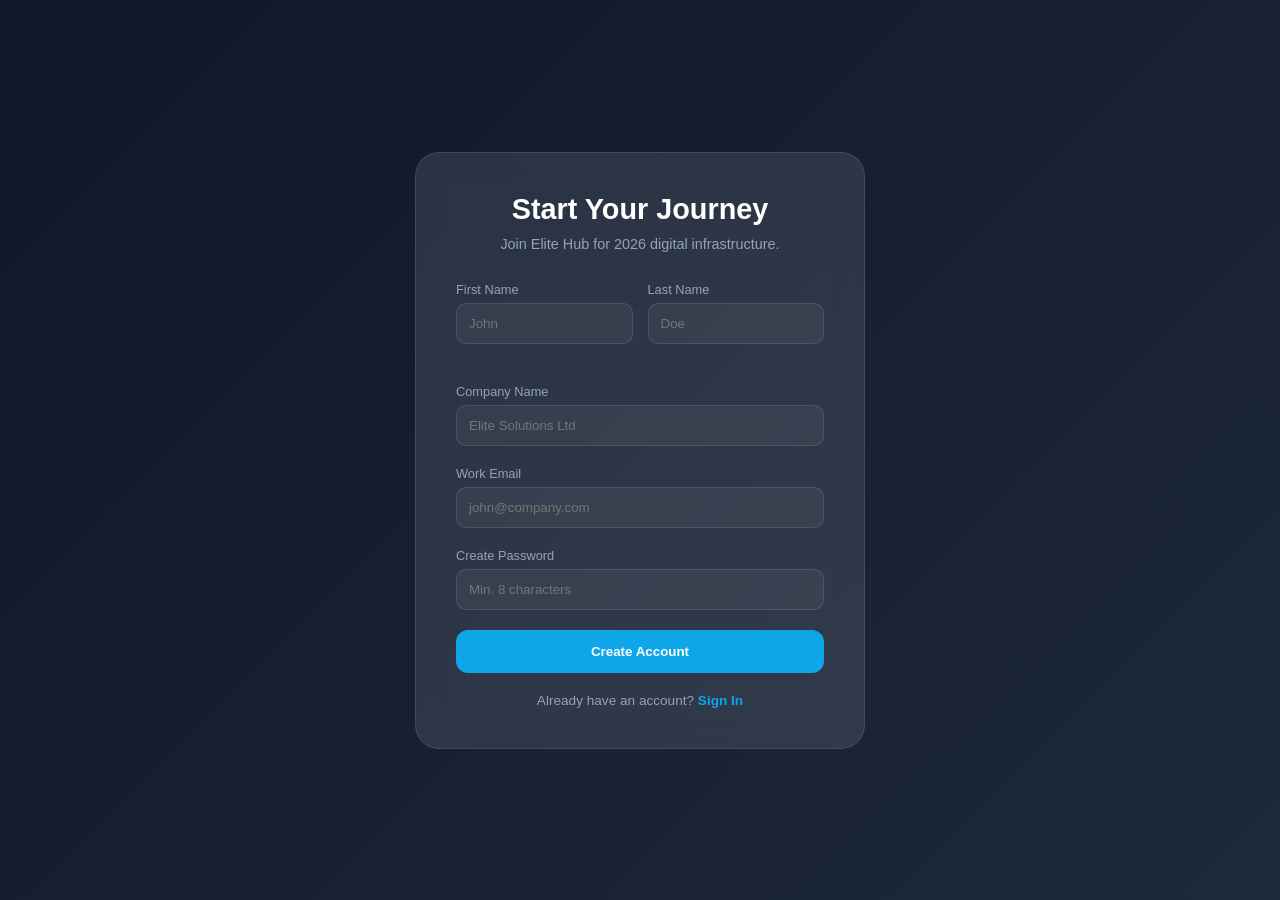
<file: signup.html>
<!DOCTYPE html>
<html lang="en">
<head>
    <meta charset="UTF-8">
    <meta name="viewport" content="width=device-width, initial-scale=1.0">
    <title>Sign Up | Anoya Multimedia</title>
    <style>
        /* Reusing styles from Login for consistency */
        :root { 
            --primary: #0ea5e9; 
            --dark: #0f172a; 
            --glass: rgba(255, 255, 255, 0.1); 
        }
        * { box-sizing: border-box; margin: 0; padding: 0; }

        a {
            text-decoration: none;
        }

        body { 
            font-family: 'Inter', sans-serif; 
            background: linear-gradient(135deg, #0f172a 0%, #1e293b 100%); 
            height: 100vh; 
            display: flex; 
            justify-content: center; 
            align-items: center; 
            color: white; 
        }
        
        .auth-container { 
            background: var(--glass); 
            backdrop-filter: blur(15px); 
            padding: 40px; 
            border-radius: 24px; 
            border: 1px solid rgba(255, 255, 255, 0.1); 
            width: 100%; 
            max-width: 450px; 
            text-align: center; 
        }
        .auth-container h2 { 
            margin-bottom: 10px; 
            font-size: 1.8rem; 
        }
        .auth-container p { 
            color: #94a3b8; 
            font-size: 0.9rem; 
            margin-bottom: 30px; 
        }

        .input-row { 
            display: flex; 
            gap: 15px; 
            margin-bottom: 20px; 
        }
        .input-group { 
            text-align: left; 
            margin-bottom: 20px; 
            flex: 1; 
        }
        .input-group label { 
            display: block; 
            font-size: 0.8rem; 
            color: #94a3b8; 
            margin-bottom: 6px; 
        }
        
        input { 
            width: 100%; 
            padding: 12px; 
            background: rgba(255, 255, 255, 0.05); 
            border: 1px solid rgba(255, 255, 255, 0.1); 
            border-radius: 10px; 
            color: white; 
            outline: none; 
        }
        input:focus { 
            border-color: var(--primary); 
        }

        .btn-auth { 
            width: 100%; 
            padding: 14px; 
            background: #0ea5e9; 
            color: white; 
            border: none; 
            border-radius: 12px; 
            font-weight: 700; 
            cursor: pointer; 
            transition: 0.3s; 
        }
        .btn-auth:hover { 
            background: #0284c7; 
        }

        .auth-footer { 
            margin-top: 20px; 
            font-size: 0.85rem; 
            color: #94a3b8; 
        }
        .auth-footer a { 
            color: var(--primary); 
            text-decoration: none; 
            font-weight: 600; 
        }
    </style>
</head>
<body>
    <div class="auth-container">
        <h2>Start Your Journey</h2>
        <p>Join Elite Hub for 2026 digital infrastructure.</p>
        <form action="index.html" method="GET">
            <div class="input-row">
                <div class="input-group">
                    <label>First Name</label>
                    <input type="text" placeholder="John" required>
                </div>
                <div class="input-group">
                    <label>Last Name</label>
                    <input type="text" placeholder="Doe" required>
                </div>
            </div>
            <div class="input-group">
                <label>Company Name</label>
                <input type="text" placeholder="Elite Solutions Ltd" required>
            </div>
            <div class="input-group">
                <label>Work Email</label>
                <input type="email" placeholder="john@company.com" required>
            </div>
            <div class="input-group">
                <label>Create Password</label>
                <input type="password" placeholder="Min. 8 characters" required>
            </div>
            <button type="submit" class="btn-auth">Create Account</button>
        </form>
        <div class="auth-footer">
            Already have an account? <a href="login.html">Sign In</a>
        </div>
    </div>
</body>
</html>
</file>
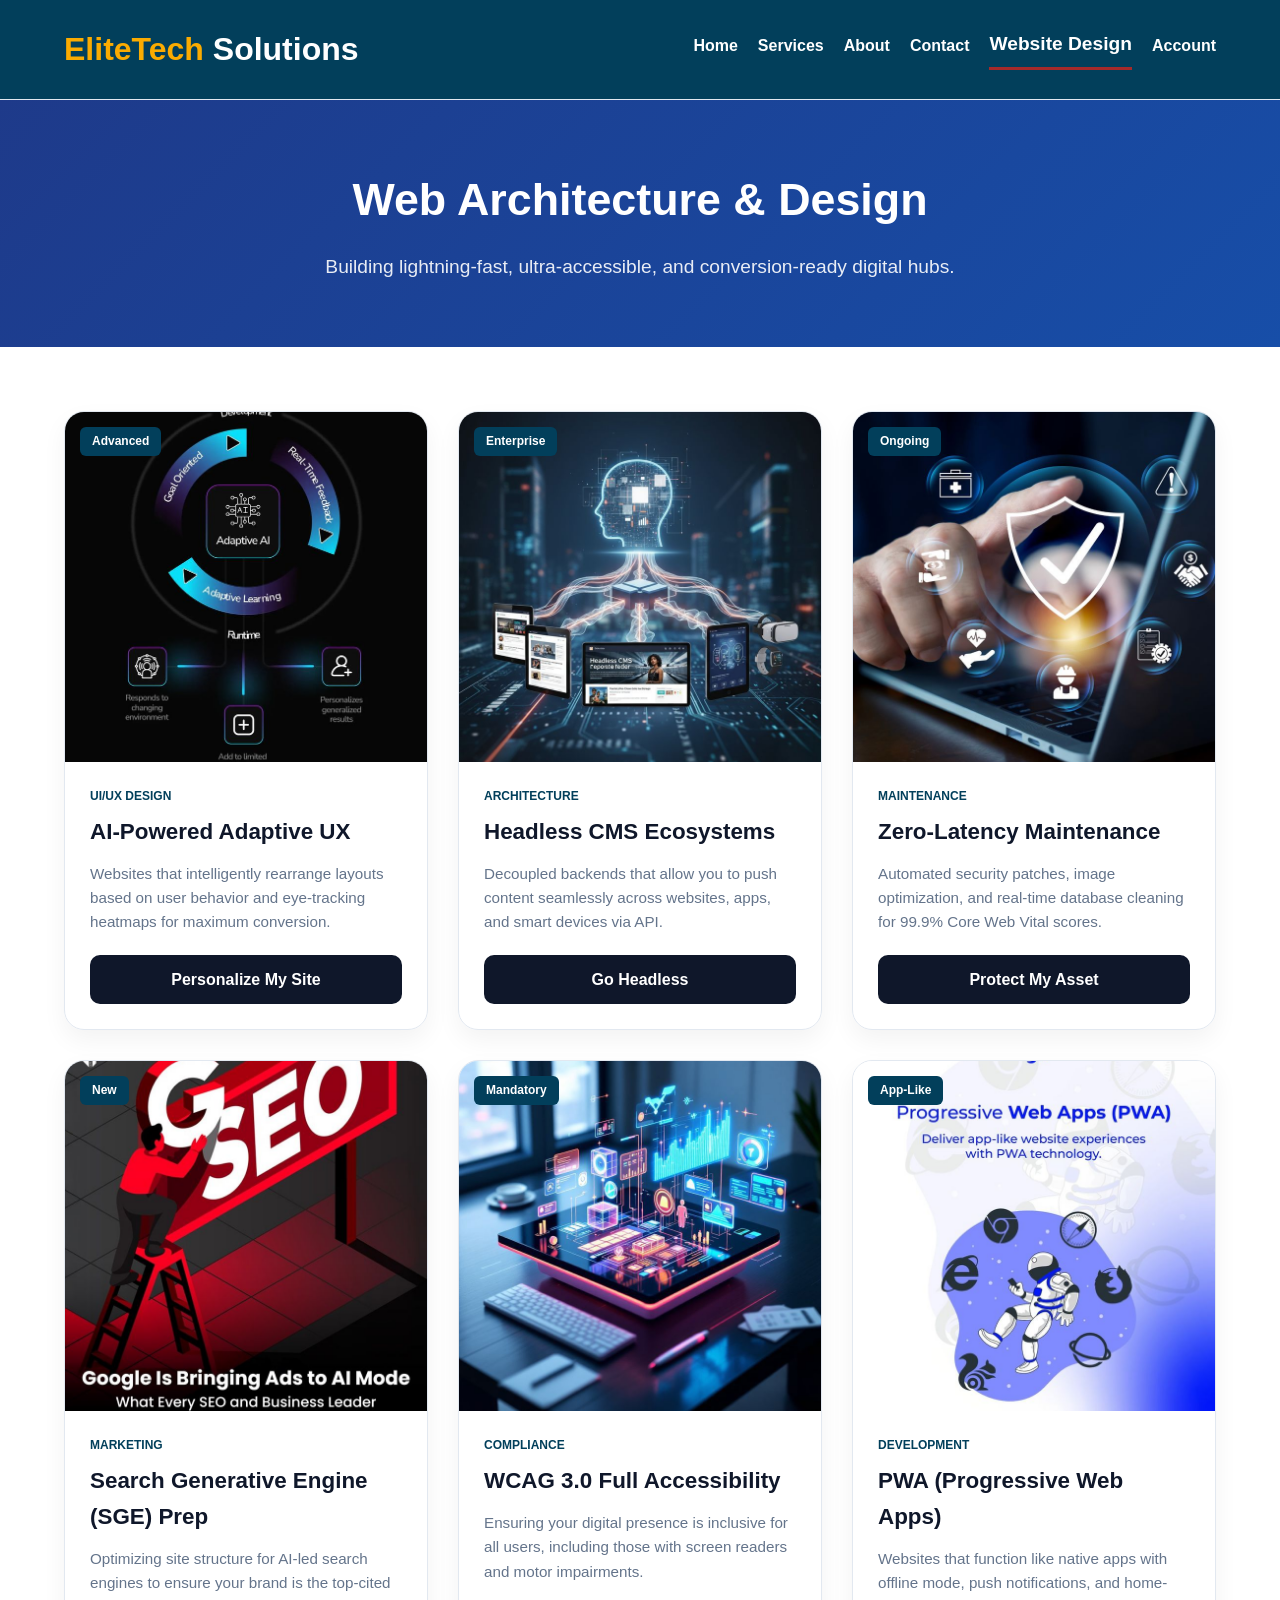
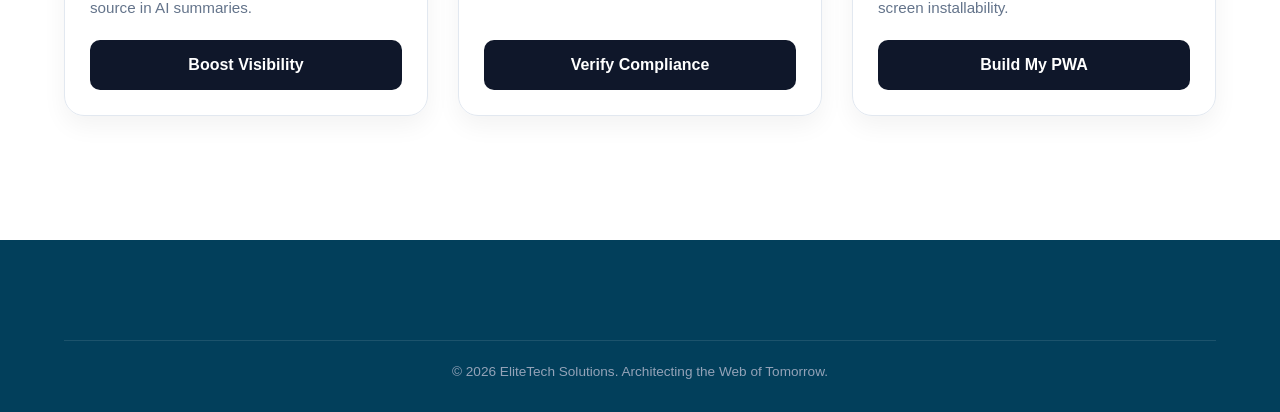
<file: Website Design.html>
<!DOCTYPE html>
<html lang="en">
<head>
    <meta charset="UTF-8">
    <meta name="viewport" content="width=device-width, initial-scale=1.0">
    <title>Web Architecture & Design | EliteTech Solutions</title>
    <link rel="stylesheet" href="style.css">

    <style>
        /* Header */
        .page-header { 
            text-align: center; 
            padding: 4rem 5%; 
            background: linear-gradient(135deg, #1e3a8a 0%, #174ea8 100%); 
            color: white; 
        }
        .page-header h1 { 
            font-size: 2.8rem; 
            margin-bottom: 1rem; 
        }
        .page-header p { 
            font-size: 1.2rem; 
            opacity: 0.9; 
            max-width: 700px; 
            margin: 0 auto; 
        }

        /* Product Grid */
        .container { 
            padding: 4rem 5%; 
            max-width: 1300px; 
            margin: 0 auto; 
        }
        .product-grid { 
            display: grid; 
            grid-template-columns: repeat(auto-fit, minmax(300px, 1fr)); gap: 30px; 
        }

        /* Service Product Card */
        .service-card { 
            background: var(--card-bg); 
            border-radius: 20px; 
            overflow: hidden; 
            box-shadow: 0 10px 25px rgba(0,0,0,0.05); 
            transition: all 0.3s ease; 
            display: flex; 
            flex-direction: column; 
            border: 1px solid #e2e8f0; 
        }
        .service-card:hover { 
            transform: translateY(-10px); 
            box-shadow: 0 20px 40px rgba(0,0,0,0.1); 
            border-color: var(--primary); 
        }

        .card-image { 
            width: 100%; 
            height: 350px; 
            overflow: hidden; 
            position: relative; 
        }
        .card-image img { 
            width: 100%; 
            height: 100%; 
            object-fit: cover; 
            transition: transform 0.5s ease; 
        }
        .service-card:hover .card-image img { 
            transform: scale(1.1); 
        }
        
        .type-badge { 
            position: absolute; 
            top: 15px; 
            left: 15px; 
            background: var(--primary); 
            color: white; 
            padding: 5px 12px; 
            border-radius: 6px; 
            font-size: 0.75rem; 
            font-weight: 600; 
        }

        .card-body { 
            padding: 25px; 
            display: flex; 
            flex-direction: 
            column; flex-grow: 1; }
        .card-category { 
            font-size: 0.75rem; 
            font-weight: 800; 
            color: var(--primary); 
            text-transform: uppercase; 
            margin-bottom: 8px; 
        }
        .card-body h3 { 
            font-size: 1.4rem; 
            margin-bottom: 12px; 
            color: var(--dark); 
        }
        .card-body p { 
            font-size: 0.95rem; 
            color: var(--text-muted); 
            margin-bottom: 20px; 
            flex-grow: 1; 
        }

        .btn-action { 
            background: var(--dark); 
            color: white; 
            text-align: center; 
            padding: 12px; 
            border-radius: 10px; 
            text-decoration: none; 
            font-weight: 600; 
            transition: 0.3s; 
        }
        .btn-action:hover { 
            background: var(--primary); 
        }

        /* Footer */
        footer { 
            background: var(--primary); 
            color: gold; 
            padding: 60px 5% 30px; 
            margin-top: 60px; 
            text-align: center; 
        }
        .footer-bottom { 
            margin-top: 40px; 
            padding-top: 20px; 
            border-top: 1px solid rgba(255,255,255,0.1); 
            font-size: 0.85rem; 
            color: #94a3b8; 
        }
    </style>
</head>
<body>

    <nav>
        <a class="logo" href="index.html">EliteTech <span style="color: white;">Solutions</span></a>
        <ul class="nav-links">
            <a href="index.html">Home</a>
            <a href="services.html">Services</a>
            <a href="about.html">About</a>
            <a href="contact.html">Contact</a>
            <a class="nav-links active" href="Website Design.html">Website Design</a>
            <a href="login.html">Account</a>
        </ul>
    
        <button class="hamburger" aria-label="Toggle menu" aria-expanded="false">
            <span></span>
            <span></span>
            <span></span>
        </button>
    </nav>

    <header class="page-header">
        <h1>Web Architecture & Design</h1>
        <p>Building lightning-fast, ultra-accessible, and conversion-ready digital hubs.</p>
    </header>

    <div class="container">
        <div class="product-grid">
            
            <!-- Service 1: AI-Powered UX -->
            <div class="service-card">
                <div class="card-image">
                    <span class="type-badge">Advanced</span>
                    <img src="IMG/AI-Powered Adaptive UX.jpg" alt="UX Design">
                </div>
                <div class="card-body">
                    <span class="card-category">UI/UX Design</span>
                    <h3>AI-Powered Adaptive UX</h3>
                    <p>Websites that intelligently rearrange layouts based on user behavior and eye-tracking heatmaps for maximum conversion.</p>
                    <a href="contact.html" class="btn-action">Personalize My Site</a>
                </div>
            </div>

            <!-- Service 2: Headless CMS -->
            <div class="service-card">
                <div class="card-image">
                    <span class="type-badge">Enterprise</span>
                    <img src="IMG/Headless CMS Ecosystems.jpg" alt="Web Performance">
                </div>
                <div class="card-body">
                    <span class="card-category">Architecture</span>
                    <h3>Headless CMS Ecosystems</h3>
                    <p>Decoupled backends that allow you to push content seamlessly across websites, apps, and smart devices via API.</p>
                    <a href="contact.html" class="btn-action">Go Headless</a>
                </div>
            </div>

            <!-- Service 3: Performance Maintenance -->
            <div class="service-card">
                <div class="card-image">
                    <span class="type-badge">Ongoing</span>
                    <img src="IMG/Zero-Latency Maintenance.jpg" alt="Web Audit">
                </div>
                <div class="card-body">
                    <span class="card-category">Maintenance</span>
                    <h3>Zero-Latency Maintenance</h3>
                    <p>Automated security patches, image optimization, and real-time database cleaning for 99.9% Core Web Vital scores.</p>
                    <a href="contact.html" class="btn-action">Protect My Asset</a>
                </div>
            </div>

            <!-- Service 4: Search Generative Optimization -->
            <div class="service-card">
                <div class="card-image">
                    <span class="type-badge">New</span>
                    <img src="IMG/Search Generative Engine (SGE) Prep.jpg" alt="SEO 2026">
                </div>
                <div class="card-body">
                    <span class="card-category">Marketing</span>
                    <h3>Search Generative Engine (SGE) Prep</h3>
                    <p>Optimizing site structure for AI-led search engines to ensure your brand is the top-cited source in AI summaries.</p>
                    <a href="contact.html" class="btn-action">Boost Visibility</a>
                </div>
            </div>

            <!-- Service 5: Accessibility Compliance -->
            <div class="service-card">
                <div class="card-image">
                    <span class="type-badge">Mandatory</span>
                    <img src="IMG/WCAG 3.0 Full Accessibility.jpg" alt="Web Accessibility">
                </div>
                <div class="card-body">
                    <span class="card-category">Compliance</span>
                    <h3>WCAG 3.0 Full Accessibility</h3>
                    <p>Ensuring your digital presence is inclusive for all users, including those with screen readers and motor impairments.</p>
                    <a href="contact.html" class="btn-action">Verify Compliance</a>
                </div>
            </div>

            <!-- Service 6: Progressive Web Apps -->
            <div class="service-card">
                <div class="card-image">
                    <span class="type-badge">App-Like</span>
                    <img src="IMG/PWA (Progressive Web Apps).jpg" alt="PWA">
                </div>
                <div class="card-body">
                    <span class="card-category">Development</span>
                    <h3>PWA (Progressive Web Apps)</h3>
                    <p>Websites that function like native apps with offline mode, push notifications, and home-screen installability.</p>
                    <a href="contact.html" class="btn-action">Build My PWA</a>
                </div>
            </div>

        </div>
    </div>

    <footer>
        <div class="footer-bottom">
            &copy; 2026 EliteTech Solutions. Architecting the Web of Tomorrow.
        </div>
    </footer>

    <script src="script.js"></script>
</body>
</html>
</file>
<file: style.css>
:root {
  --primary: #023f5b;
  --dark: #0f172a;
  --light: #faab01;
  --white: #ffffff;
  --text-muted: #64748b;
}
* {
  box-sizing: border-box;
  margin: 0;
  padding: 0;
}

a {
  text-decoration: none;
}

body {
  font-family: "Inter", sans-serif;
  line-height: 1.6;
}

/* NAVIGATION */
nav {
  display: flex;
  justify-content: space-between;
  padding: 1.5rem 5%;
  background: var(--primary);
  backdrop-filter: blur(10px);
  position: sticky;
  top: 0;
  z-index: 100;
  border-bottom: 1px solid #e2e8f0;
  align-items: center;
}
.logo {
  font-weight: 800;
  font-size: 2rem;
  color: var(--light);
  text-decoration: none;
}
.nav-links a {
  margin-left: 20px;
  text-decoration: none;
  color: #ffffff;
  font-weight: 600;
  font-size: 1rem;
  padding-bottom: 8px;
}
.nav-links a:hover {
  color: #666;
  border-bottom: 3px solid #666;
  padding-bottom: 8px;
}
.nav-links.active {
  border-bottom: 3px solid brown;
  font-weight: 800;
  font-weight: bolder;
  color: white;
  padding-bottom: 8px;
  font-size: 1.2rem;
}
.nav-links.active:hover {
  color: #0ea5e9;
  border-bottom: 3px solid brown;
  padding-bottom: 8px;
}
/* Index page */
.header {
  height: 70vh;
  display: flex;
  flex-direction: column;
  justify-content: center;
  align-items: center;
  text-align: center;
  background:
    linear-gradient(rgba(15, 23, 42, 0.7), rgba(15, 23, 42, 0.7)),
    url("IMG/Web\ Design.jpg");
  background-size: cover;
  background-position: center;
  color: white;
  padding: 0 10%;
}
h1 {
  font-size: clamp(2.5rem, 5vw, 4rem);
  margin-bottom: 1rem;
}
.cta-btn {
  background: var(--primary);
  color: white;
  padding: 1rem 2.5rem;
  border-radius: 50px;
  text-decoration: none;
  font-weight: bold;
  transition: 0.3s;
  display: inline-block;
  margin-top: 20px;
}
.cta-btn:hover {
  background: rgb(143, 37, 37);
  transform: translateY(-10px);
}

/* SERVICES SECTION */
.services-section {
  padding: 80px 5%;
  max-width: 1200px;
  margin: 0 auto;
  text-align: center;
}
.section-title {
  font-size: 2.2rem;
  margin-bottom: 3rem;
}

.product-grid {
  display: grid;
  grid-template-columns: repeat(auto-fit, minmax(250px, 1fr));
  gap: 30px;
}

.product-card {
  background: var(--white);
  border-radius: 15px;
  overflow: hidden;
  box-shadow: 0 5px 15px rgba(0, 0, 0, 0.05);
  transition: 0.3s;
  text-align: left;
  border: 1px solid #edf2f7;
}

.product-card:hover {
  transform: translateY(-10px);
  box-shadow: 0 15px 30px rgba(0, 0, 0, 0.1);
}

.product-image {
  width: 100%;
  height: 350px;
  overflow: hidden;
}

.product-image img {
  width: 100%;
  height: 100%;
  object-fit: cover;
}

.product-info {
  padding: 20px;
}

.product-info h3 {
  font-size: 1.2rem;
  margin-bottom: 10px;
  color: var(--dark);
}

.product-info p {
  font-size: 0.9rem;
  color: var(--text-muted);
  margin-bottom: 15px;
  height: 60px;
  overflow: hidden;
}

.learn-more {
  color: #0ea5e9;
  text-decoration: none;
  font-weight: 700;
  font-size: 0.85rem;
  text-transform: uppercase;
}

/* CONTAINER */
.container {
  padding: 4rem 5%;
  max-width: 1300px;
  margin: 0 auto;
}
.header-box {
  text-align: center;
  margin-bottom: 4rem;
}
.header-box h1 {
  font-size: 2.5rem;
  margin-bottom: 10px;
}

/* E-COMMERCE STYLE GRID */
.product-grid {
  display: grid;
  grid-template-columns: repeat(auto-fit, minmax(280px, 1fr));
  gap: 30px;
}

/* SERVICE CARD */
.service-card {
  background: var(--white);
  border-radius: 16px;
  overflow: hidden;
  box-shadow: 0 4px 20px rgba(0, 0, 0, 0.08);
  transition:
    transform 0.3s ease,
    box-shadow 0.3s ease;
  display: flex;
  flex-direction: column;
}

.service-card:hover {
  transform: translateY(-8px);
  box-shadow: 0 12px 30px rgba(0, 0, 0, 0.15);
}

.image-frame {
  width: 100%;
  height: 220px;
  overflow: hidden;
}

.image-frame img {
  width: 100%;
  height: 350px;
  object-fit: cover;
  transition: transform 0.5s ease;
}

.service-card:hover img {
  transform: scale(1.1);
}

.content-frame {
  padding: 24px;
  display: flex;
  flex-direction: column;
  flex-grow: 1;
}

.category-tag {
  font-size: 0.75rem;
  text-transform: uppercase;
  color: var(--primary);
  font-weight: 700;
  letter-spacing: 1px;
  margin-bottom: 10px;
}

.content-frame h3 {
  font-size: 1.3rem;
  margin-bottom: 12px;
  color: var(--dark);
}

.content-frame p {
  font-size: 0.95rem;
  color: var(--text-muted);
  margin-bottom: 20px;
  flex-grow: 1;
}

.btn-order {
  background: #0ea5e9;
  color: white;
  text-align: center;
  padding: 12px;
  border-radius: 8px;
  text-decoration: none;
  font-weight: 600;
  transition: background 0.3s;
}

.btn-order:hover {
  background: #0284c7;
}

/* About Page */
.about-header {
  max-width: 800px;
  margin: 5rem auto 2rem;
  padding: 0 20px;
  text-align: center;
}
.about-header h1 {
  font-size: 3rem;
  margin-bottom: 1.5rem;
  letter-spacing: -1px;
}
.highlight {
  color: #0ea5e9;
  font-weight: bold;
}

/* MISSION & VISION SECTION */
.mv-container {
  display: grid;
  grid-template-columns: repeat(auto-fit, minmax(300px, 1fr));
  gap: 30px;
  max-width: 1100px;
  margin: 0 auto 5rem;
  padding: 0 5%;
}

.mv-card {
  background: var(--white);
  padding: 40px;
  border-radius: 24px;
  border: 1px solid #e2e8f0;
  box-shadow: 0 10px 30px rgba(0, 0, 0, 0.02);
  transition: 0.3s;
  position: relative;
  overflow: hidden;
}

.mv-card:hover {
  transform: translateY(-5px);
  border-color: var(--primary);
}

.mv-card h2 {
  font-size: 1.8rem;
  margin-bottom: 15px;
  color: var(--dark);
  display: flex;
  align-items: center;
  gap: 10px;
}

.mv-card p {
  color: var(--text-muted);
  font-size: 1.05rem;
}

.icon-circle {
  width: 45px;
  height: 45px;
  background: #e0f2fe;
  color: var(--primary);
  border-radius: 50%;
  display: flex;
  align-items: center;
  justify-content: center;
  font-weight: bold;
  font-size: 1.2rem;
}

/* TEAM SECTION */
.team-section {
  padding: 4rem 5%;
  max-width: 1200px;
  margin: 0 auto;
  text-align: center;
}
.team-section h2 {
  font-size: 2.2rem;
  margin-bottom: 3rem;
}
.team-grid {
  display: grid;
  grid-template-columns: repeat(auto-fit, minmax(250px, 1fr));
  gap: 40px;
}
.team-card {
  background: transparent;
  transition: 0.3s;
  display: flex;
  flex-direction: column;
  align-items: center;
}
.team-card:hover {
  transform: translateY(-10px);
}
.member-image {
  width: 200px;
  height: 200px;
  border-radius: 50%;
  overflow: hidden;
  margin-bottom: 1.5rem;
  border: 4px solid var(--primary);
  box-shadow: 0 10px 20px rgba(0, 0, 0, 0.1);
}
.member-image img {
  width: 100%;
  height: 400px;
  object-fit: cover;
}
.member-info {
  padding: 0;
}
.member-info h3 {
  font-size: 1.25rem;
  margin-bottom: 5px;
  color: var(--dark);
}
.member-info p {
  color: #0ea5e9;
  font-weight: 700;
  font-size: 0.85rem;
  text-transform: uppercase;
}

/* FOOTER */
footer {
  background: var(--primary);
  color: var(--light);
  padding: 60px 5% 20px;
  margin-top: 60px;
}
.footer-grid {
  display: grid;
  grid-template-columns: repeat(auto-fit, minmax(200px, 1fr));
  gap: 40px;
  max-width: 1200px;
  margin: 0 auto;
}
.footer-col h4 {
  color: #0ea5e9;
  margin-bottom: 20px;
  font-size: 0.9rem;
}
.footer-col p,
.footer-col a {
  color: #94a3b8;
  font-size: 0.85rem;
  text-decoration: none;
  display: block;
  margin-bottom: 10px;
}
.footer-bottom {
  text-align: center;
  padding-top: 40px;
  border-top: 1px solid rgba(255, 255, 255, 0.1);
  margin-top: 40px;
  color: #64748b;
  font-size: 0.8rem;
}

/* HAMBURGER & RESPONSIVE NAV */
.hamburger {
  display: none;
  background: transparent;
  border: none;
  cursor: pointer;
  width: 40px;
  height: 30px;
  align-items: center;
  justify-content: center;
  gap: 4px;
  padding: 4px;
}
.hamburger span {
  display: block;
  height: 3px;
  width: 100%;
  background: #333;
  border-radius: 2px;
  transition:
    transform 200ms ease,
    opacity 200ms ease;
}

.nav-links {
  display: flex;
  align-items: center;
}

@media (max-width: 768px) {
  nav {
    padding: 1rem 4%;
  }
  .hamburger {
    display: flex;
    flex-direction: column;
  }
  .nav-links {
    position: absolute;
    top: 64px;
    right: 4%;
    background: var(--white);
    flex-direction: column;
    gap: 8px;
    padding: 20px 50px;
    border-radius: 10px;
    box-shadow: 0 8px 20px rgba(0, 0, 0, 0.08);
    transform-origin: top right;
    transform: scaleY(0);
    transition:
      transform 180ms ease-in-out,
      opacity 180ms ease-in-out;
    opacity: 0;
    z-index: 150;
  }
  .nav-links.open {
    transform: scaleY(1);
    opacity: 1;
  }
  .nav-links a {
    margin: 8px 0;
  }
}

@media (max-width: 420px) {
  .logo {
    font-size: 1.4rem;
  }
}
</file>
